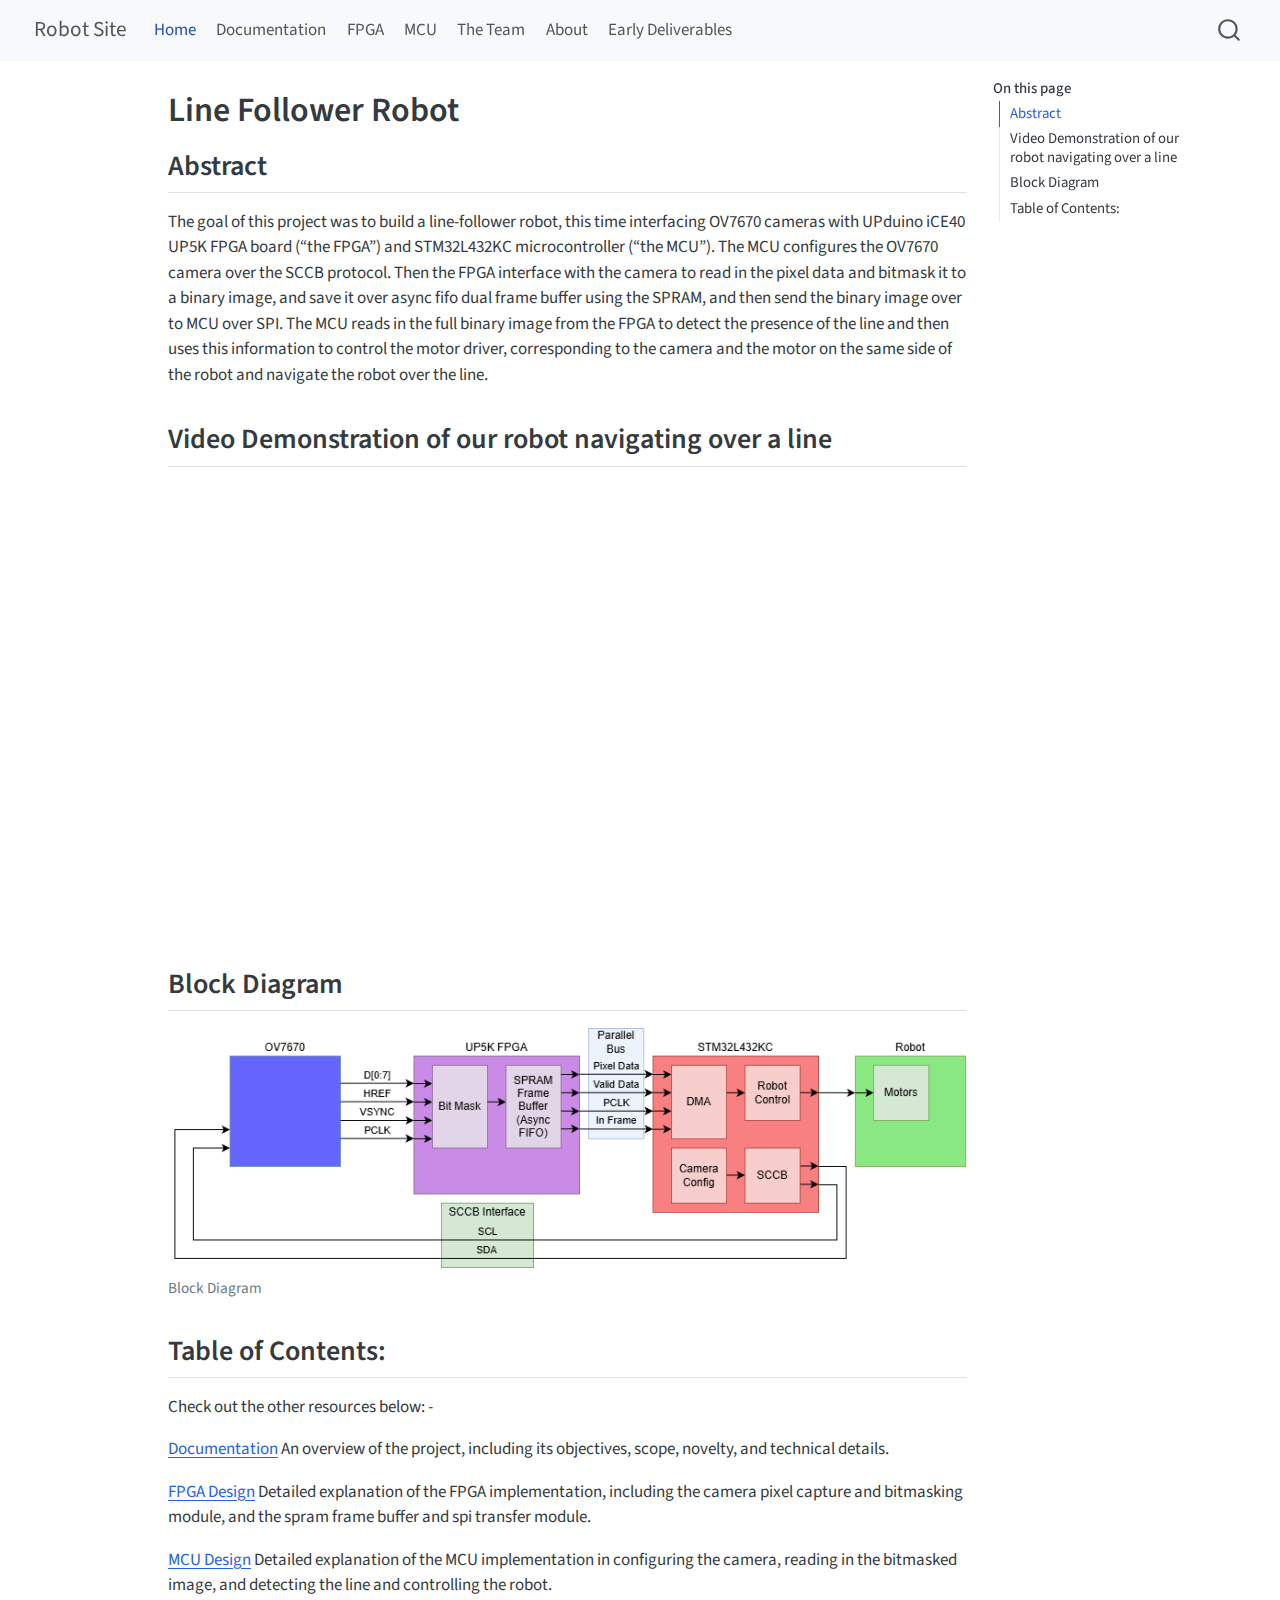
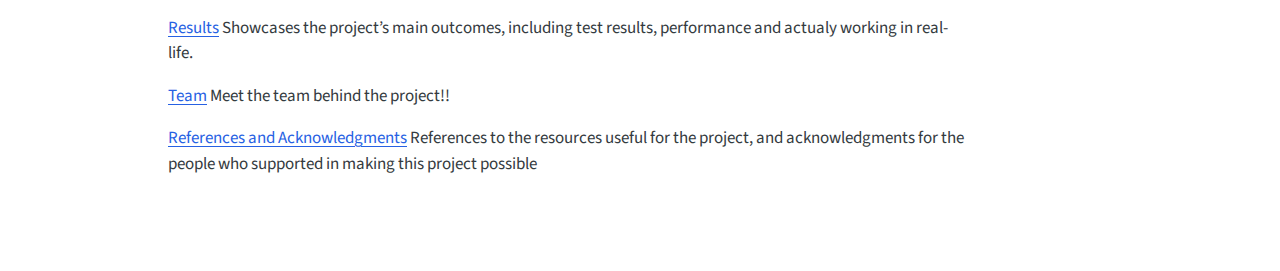
<file: index.html>
<!DOCTYPE html>
<html xmlns="http://www.w3.org/1999/xhtml" lang="en" xml:lang="en"><head>

<meta charset="utf-8">
<meta name="generator" content="quarto-1.8.21">

<meta name="viewport" content="width=device-width, initial-scale=1.0, user-scalable=yes">


<title>Line Follower Robot – Robot Site</title>
<style>
code{white-space: pre-wrap;}
span.smallcaps{font-variant: small-caps;}
div.columns{display: flex; gap: min(4vw, 1.5em);}
div.column{flex: auto; overflow-x: auto;}
div.hanging-indent{margin-left: 1.5em; text-indent: -1.5em;}
ul.task-list{list-style: none;}
ul.task-list li input[type="checkbox"] {
  width: 0.8em;
  margin: 0 0.8em 0.2em -1em; /* quarto-specific, see https://github.com/quarto-dev/quarto-cli/issues/4556 */ 
  vertical-align: middle;
}
</style>


<script src="site_libs/quarto-nav/quarto-nav.js"></script>
<script src="site_libs/quarto-nav/headroom.min.js"></script>
<script src="site_libs/clipboard/clipboard.min.js"></script>
<script src="site_libs/quarto-search/autocomplete.umd.js"></script>
<script src="site_libs/quarto-search/fuse.min.js"></script>
<script src="site_libs/quarto-search/quarto-search.js"></script>
<meta name="quarto:offset" content="./">
<script src="site_libs/quarto-html/quarto.js" type="module"></script>
<script src="site_libs/quarto-html/tabsets/tabsets.js" type="module"></script>
<script src="site_libs/quarto-html/axe/axe-check.js" type="module"></script>
<script src="site_libs/quarto-html/popper.min.js"></script>
<script src="site_libs/quarto-html/tippy.umd.min.js"></script>
<script src="site_libs/quarto-html/anchor.min.js"></script>
<link href="site_libs/quarto-html/tippy.css" rel="stylesheet">
<link href="site_libs/quarto-html/quarto-syntax-highlighting-ea1d7ac60288e0f1efdbc993fd8432ae.css" rel="stylesheet" id="quarto-text-highlighting-styles">
<script src="site_libs/bootstrap/bootstrap.min.js"></script>
<link href="site_libs/bootstrap/bootstrap-icons.css" rel="stylesheet">
<link href="site_libs/bootstrap/bootstrap-5b4ad623e5705c0698d39aec6f10cf02.min.css" rel="stylesheet" append-hash="true" id="quarto-bootstrap" data-mode="light">
<script id="quarto-search-options" type="application/json">{
  "location": "navbar",
  "copy-button": false,
  "collapse-after": 3,
  "panel-placement": "end",
  "type": "overlay",
  "limit": 50,
  "keyboard-shortcut": [
    "f",
    "/",
    "s"
  ],
  "show-item-context": false,
  "language": {
    "search-no-results-text": "No results",
    "search-matching-documents-text": "matching documents",
    "search-copy-link-title": "Copy link to search",
    "search-hide-matches-text": "Hide additional matches",
    "search-more-match-text": "more match in this document",
    "search-more-matches-text": "more matches in this document",
    "search-clear-button-title": "Clear",
    "search-text-placeholder": "",
    "search-detached-cancel-button-title": "Cancel",
    "search-submit-button-title": "Submit",
    "search-label": "Search"
  }
}</script>


<link rel="stylesheet" href="styles.css">
</head>

<body class="nav-fixed quarto-light">

<div id="quarto-search-results"></div>
  <header id="quarto-header" class="headroom fixed-top">
    <nav class="navbar navbar-expand-lg " data-bs-theme="dark">
      <div class="navbar-container container-fluid">
      <div class="navbar-brand-container mx-auto">
    <a href="./index.html" class="navbar-brand navbar-brand-logo">
    </a>
    <a class="navbar-brand" href="./index.html">
    <span class="navbar-title">Robot Site</span>
    </a>
  </div>
            <div id="quarto-search" class="" title="Search"></div>
          <button class="navbar-toggler" type="button" data-bs-toggle="collapse" data-bs-target="#navbarCollapse" aria-controls="navbarCollapse" role="menu" aria-expanded="false" aria-label="Toggle navigation" onclick="if (window.quartoToggleHeadroom) { window.quartoToggleHeadroom(); }">
  <span class="navbar-toggler-icon"></span>
</button>
          <div class="collapse navbar-collapse" id="navbarCollapse">
            <ul class="navbar-nav navbar-nav-scroll me-auto">
  <li class="nav-item">
    <a class="nav-link active" href="./index.html" aria-current="page"> 
<span class="menu-text">Home</span></a>
  </li>  
  <li class="nav-item">
    <a class="nav-link" href="./documentation.html"> 
<span class="menu-text">Documentation</span></a>
  </li>  
  <li class="nav-item">
    <a class="nav-link" href="./fpga.html"> 
<span class="menu-text">FPGA</span></a>
  </li>  
  <li class="nav-item">
    <a class="nav-link" href="./mcu.html"> 
<span class="menu-text">MCU</span></a>
  </li>  
  <li class="nav-item">
    <a class="nav-link" href="./team.html"> 
<span class="menu-text">The Team</span></a>
  </li>  
  <li class="nav-item">
    <a class="nav-link" href="./about.html"> 
<span class="menu-text">About</span></a>
  </li>  
  <li class="nav-item">
    <a class="nav-link" href="./deliverables.html"> 
<span class="menu-text">Early Deliverables</span></a>
  </li>  
</ul>
          </div> <!-- /navcollapse -->
            <div class="quarto-navbar-tools">
</div>
      </div> <!-- /container-fluid -->
    </nav>
</header>
<!-- content -->
<div id="quarto-content" class="quarto-container page-columns page-rows-contents page-layout-article page-navbar">
<!-- sidebar -->
<!-- margin-sidebar -->
    <div id="quarto-margin-sidebar" class="sidebar margin-sidebar">
        <nav id="TOC" role="doc-toc" class="toc-active">
    <h2 id="toc-title">On this page</h2>
   
  <ul>
  <li><a href="#abstract" id="toc-abstract" class="nav-link active" data-scroll-target="#abstract">Abstract</a></li>
  <li><a href="#video-demonstration-of-our-robot-navigating-over-a-line" id="toc-video-demonstration-of-our-robot-navigating-over-a-line" class="nav-link" data-scroll-target="#video-demonstration-of-our-robot-navigating-over-a-line">Video Demonstration of our robot navigating over a line</a></li>
  <li><a href="#block-diagram" id="toc-block-diagram" class="nav-link" data-scroll-target="#block-diagram">Block Diagram</a></li>
  <li><a href="#table-of-contents" id="toc-table-of-contents" class="nav-link" data-scroll-target="#table-of-contents">Table of Contents:</a></li>
  </ul>
</nav>
    </div>
<!-- main -->
<main class="content" id="quarto-document-content">

<header id="title-block-header" class="quarto-title-block default">
<div class="quarto-title">
<h1 class="title">Line Follower Robot</h1>
</div>



<div class="quarto-title-meta">

    
  
    
  </div>
  


</header>


<section id="abstract" class="level2">
<h2 class="anchored" data-anchor-id="abstract">Abstract</h2>
<p>The goal of this project was to build a line-follower robot, this time interfacing OV7670 cameras with UPduino iCE40 UP5K FPGA board (“the FPGA”) and STM32L432KC microcontroller (“the MCU”). The MCU configures the OV7670 camera over the SCCB protocol. Then the FPGA interface with the camera to read in the pixel data and bitmask it to a binary image, and save it over async fifo dual frame buffer using the SPRAM, and then send the binary image over to MCU over SPI. The MCU reads in the full binary image from the FPGA to detect the presence of the line and then uses this information to control the motor driver, corresponding to the camera and the motor on the same side of the robot and navigate the robot over the line.</p>
</section>
<section id="video-demonstration-of-our-robot-navigating-over-a-line" class="level2">
<h2 class="anchored" data-anchor-id="video-demonstration-of-our-robot-navigating-over-a-line">Video Demonstration of our robot navigating over a line</h2>
<div class="quarto-video ratio ratio-16x9"><iframe data-external="1" src="https://www.youtube.com/embed/vnzX3ZjI89I" title="" frameborder="0" allow="accelerometer; autoplay; clipboard-write; encrypted-media; gyroscope; picture-in-picture" allowfullscreen=""></iframe></div>
</section>
<section id="block-diagram" class="level2">
<h2 class="anchored" data-anchor-id="block-diagram">Block Diagram</h2>
<div class="quarto-figure quarto-figure-center">
<figure class="figure">
<p><img src="./images/midpoint/block_diagram.png" class="img-fluid figure-img"></p>
<figcaption>Block Diagram</figcaption>
</figure>
</div>
</section>
<section id="table-of-contents" class="level2">
<h2 class="anchored" data-anchor-id="table-of-contents">Table of Contents:</h2>
<p>Check out the other resources below: -</p>
<p><a href="./documentation.html">Documentation</a> An overview of the project, including its objectives, scope, novelty, and technical details.</p>
<p><a href="./fpga.html">FPGA Design</a> Detailed explanation of the FPGA implementation, including the camera pixel capture and bitmasking module, and the spram frame buffer and spi transfer module.</p>
<p><a href="./mcu.html">MCU Design</a> Detailed explanation of the MCU implementation in configuring the camera, reading in the bitmasked image, and detecting the line and controlling the robot.</p>
<p><a href="./results.html">Results</a> Showcases the project’s main outcomes, including test results, performance and actualy working in real-life.</p>
<p><a href="./team.html">Team</a> Meet the team behind the project!!</p>
<p><a href="./about.html">References and Acknowledgments</a> References to the resources useful for the project, and acknowledgments for the people who supported in making this project possible</p>


</section>

</main> <!-- /main -->
<script id="quarto-html-after-body" type="application/javascript">
  window.document.addEventListener("DOMContentLoaded", function (event) {
    const icon = "";
    const anchorJS = new window.AnchorJS();
    anchorJS.options = {
      placement: 'right',
      icon: icon
    };
    anchorJS.add('.anchored');
    const isCodeAnnotation = (el) => {
      for (const clz of el.classList) {
        if (clz.startsWith('code-annotation-')) {                     
          return true;
        }
      }
      return false;
    }
    const onCopySuccess = function(e) {
      // button target
      const button = e.trigger;
      // don't keep focus
      button.blur();
      // flash "checked"
      button.classList.add('code-copy-button-checked');
      var currentTitle = button.getAttribute("title");
      button.setAttribute("title", "Copied!");
      let tooltip;
      if (window.bootstrap) {
        button.setAttribute("data-bs-toggle", "tooltip");
        button.setAttribute("data-bs-placement", "left");
        button.setAttribute("data-bs-title", "Copied!");
        tooltip = new bootstrap.Tooltip(button, 
          { trigger: "manual", 
            customClass: "code-copy-button-tooltip",
            offset: [0, -8]});
        tooltip.show();    
      }
      setTimeout(function() {
        if (tooltip) {
          tooltip.hide();
          button.removeAttribute("data-bs-title");
          button.removeAttribute("data-bs-toggle");
          button.removeAttribute("data-bs-placement");
        }
        button.setAttribute("title", currentTitle);
        button.classList.remove('code-copy-button-checked');
      }, 1000);
      // clear code selection
      e.clearSelection();
    }
    const getTextToCopy = function(trigger) {
        const codeEl = trigger.previousElementSibling.cloneNode(true);
        for (const childEl of codeEl.children) {
          if (isCodeAnnotation(childEl)) {
            childEl.remove();
          }
        }
        return codeEl.innerText;
    }
    const clipboard = new window.ClipboardJS('.code-copy-button:not([data-in-quarto-modal])', {
      text: getTextToCopy
    });
    clipboard.on('success', onCopySuccess);
    if (window.document.getElementById('quarto-embedded-source-code-modal')) {
      const clipboardModal = new window.ClipboardJS('.code-copy-button[data-in-quarto-modal]', {
        text: getTextToCopy,
        container: window.document.getElementById('quarto-embedded-source-code-modal')
      });
      clipboardModal.on('success', onCopySuccess);
    }
      var localhostRegex = new RegExp(/^(?:http|https):\/\/localhost\:?[0-9]*\//);
      var mailtoRegex = new RegExp(/^mailto:/);
        var filterRegex = new RegExp("https:\/\/diego2317\.github\.io\/E155-project-site\/");
      var isInternal = (href) => {
          return filterRegex.test(href) || localhostRegex.test(href) || mailtoRegex.test(href);
      }
      // Inspect non-navigation links and adorn them if external
     var links = window.document.querySelectorAll('a[href]:not(.nav-link):not(.navbar-brand):not(.toc-action):not(.sidebar-link):not(.sidebar-item-toggle):not(.pagination-link):not(.no-external):not([aria-hidden]):not(.dropdown-item):not(.quarto-navigation-tool):not(.about-link)');
      for (var i=0; i<links.length; i++) {
        const link = links[i];
        if (!isInternal(link.href)) {
          // undo the damage that might have been done by quarto-nav.js in the case of
          // links that we want to consider external
          if (link.dataset.originalHref !== undefined) {
            link.href = link.dataset.originalHref;
          }
        }
      }
    function tippyHover(el, contentFn, onTriggerFn, onUntriggerFn) {
      const config = {
        allowHTML: true,
        maxWidth: 500,
        delay: 100,
        arrow: false,
        appendTo: function(el) {
            return el.parentElement;
        },
        interactive: true,
        interactiveBorder: 10,
        theme: 'quarto',
        placement: 'bottom-start',
      };
      if (contentFn) {
        config.content = contentFn;
      }
      if (onTriggerFn) {
        config.onTrigger = onTriggerFn;
      }
      if (onUntriggerFn) {
        config.onUntrigger = onUntriggerFn;
      }
      window.tippy(el, config); 
    }
    const noterefs = window.document.querySelectorAll('a[role="doc-noteref"]');
    for (var i=0; i<noterefs.length; i++) {
      const ref = noterefs[i];
      tippyHover(ref, function() {
        // use id or data attribute instead here
        let href = ref.getAttribute('data-footnote-href') || ref.getAttribute('href');
        try { href = new URL(href).hash; } catch {}
        const id = href.replace(/^#\/?/, "");
        const note = window.document.getElementById(id);
        if (note) {
          return note.innerHTML;
        } else {
          return "";
        }
      });
    }
    const xrefs = window.document.querySelectorAll('a.quarto-xref');
    const processXRef = (id, note) => {
      // Strip column container classes
      const stripColumnClz = (el) => {
        el.classList.remove("page-full", "page-columns");
        if (el.children) {
          for (const child of el.children) {
            stripColumnClz(child);
          }
        }
      }
      stripColumnClz(note)
      if (id === null || id.startsWith('sec-')) {
        // Special case sections, only their first couple elements
        const container = document.createElement("div");
        if (note.children && note.children.length > 2) {
          container.appendChild(note.children[0].cloneNode(true));
          for (let i = 1; i < note.children.length; i++) {
            const child = note.children[i];
            if (child.tagName === "P" && child.innerText === "") {
              continue;
            } else {
              container.appendChild(child.cloneNode(true));
              break;
            }
          }
          if (window.Quarto?.typesetMath) {
            window.Quarto.typesetMath(container);
          }
          return container.innerHTML
        } else {
          if (window.Quarto?.typesetMath) {
            window.Quarto.typesetMath(note);
          }
          return note.innerHTML;
        }
      } else {
        // Remove any anchor links if they are present
        const anchorLink = note.querySelector('a.anchorjs-link');
        if (anchorLink) {
          anchorLink.remove();
        }
        if (window.Quarto?.typesetMath) {
          window.Quarto.typesetMath(note);
        }
        if (note.classList.contains("callout")) {
          return note.outerHTML;
        } else {
          return note.innerHTML;
        }
      }
    }
    for (var i=0; i<xrefs.length; i++) {
      const xref = xrefs[i];
      tippyHover(xref, undefined, function(instance) {
        instance.disable();
        let url = xref.getAttribute('href');
        let hash = undefined; 
        if (url.startsWith('#')) {
          hash = url;
        } else {
          try { hash = new URL(url).hash; } catch {}
        }
        if (hash) {
          const id = hash.replace(/^#\/?/, "");
          const note = window.document.getElementById(id);
          if (note !== null) {
            try {
              const html = processXRef(id, note.cloneNode(true));
              instance.setContent(html);
            } finally {
              instance.enable();
              instance.show();
            }
          } else {
            // See if we can fetch this
            fetch(url.split('#')[0])
            .then(res => res.text())
            .then(html => {
              const parser = new DOMParser();
              const htmlDoc = parser.parseFromString(html, "text/html");
              const note = htmlDoc.getElementById(id);
              if (note !== null) {
                const html = processXRef(id, note);
                instance.setContent(html);
              } 
            }).finally(() => {
              instance.enable();
              instance.show();
            });
          }
        } else {
          // See if we can fetch a full url (with no hash to target)
          // This is a special case and we should probably do some content thinning / targeting
          fetch(url)
          .then(res => res.text())
          .then(html => {
            const parser = new DOMParser();
            const htmlDoc = parser.parseFromString(html, "text/html");
            const note = htmlDoc.querySelector('main.content');
            if (note !== null) {
              // This should only happen for chapter cross references
              // (since there is no id in the URL)
              // remove the first header
              if (note.children.length > 0 && note.children[0].tagName === "HEADER") {
                note.children[0].remove();
              }
              const html = processXRef(null, note);
              instance.setContent(html);
            } 
          }).finally(() => {
            instance.enable();
            instance.show();
          });
        }
      }, function(instance) {
      });
    }
        let selectedAnnoteEl;
        const selectorForAnnotation = ( cell, annotation) => {
          let cellAttr = 'data-code-cell="' + cell + '"';
          let lineAttr = 'data-code-annotation="' +  annotation + '"';
          const selector = 'span[' + cellAttr + '][' + lineAttr + ']';
          return selector;
        }
        const selectCodeLines = (annoteEl) => {
          const doc = window.document;
          const targetCell = annoteEl.getAttribute("data-target-cell");
          const targetAnnotation = annoteEl.getAttribute("data-target-annotation");
          const annoteSpan = window.document.querySelector(selectorForAnnotation(targetCell, targetAnnotation));
          const lines = annoteSpan.getAttribute("data-code-lines").split(",");
          const lineIds = lines.map((line) => {
            return targetCell + "-" + line;
          })
          let top = null;
          let height = null;
          let parent = null;
          if (lineIds.length > 0) {
              //compute the position of the single el (top and bottom and make a div)
              const el = window.document.getElementById(lineIds[0]);
              top = el.offsetTop;
              height = el.offsetHeight;
              parent = el.parentElement.parentElement;
            if (lineIds.length > 1) {
              const lastEl = window.document.getElementById(lineIds[lineIds.length - 1]);
              const bottom = lastEl.offsetTop + lastEl.offsetHeight;
              height = bottom - top;
            }
            if (top !== null && height !== null && parent !== null) {
              // cook up a div (if necessary) and position it 
              let div = window.document.getElementById("code-annotation-line-highlight");
              if (div === null) {
                div = window.document.createElement("div");
                div.setAttribute("id", "code-annotation-line-highlight");
                div.style.position = 'absolute';
                parent.appendChild(div);
              }
              div.style.top = top - 2 + "px";
              div.style.height = height + 4 + "px";
              div.style.left = 0;
              let gutterDiv = window.document.getElementById("code-annotation-line-highlight-gutter");
              if (gutterDiv === null) {
                gutterDiv = window.document.createElement("div");
                gutterDiv.setAttribute("id", "code-annotation-line-highlight-gutter");
                gutterDiv.style.position = 'absolute';
                const codeCell = window.document.getElementById(targetCell);
                const gutter = codeCell.querySelector('.code-annotation-gutter');
                gutter.appendChild(gutterDiv);
              }
              gutterDiv.style.top = top - 2 + "px";
              gutterDiv.style.height = height + 4 + "px";
            }
            selectedAnnoteEl = annoteEl;
          }
        };
        const unselectCodeLines = () => {
          const elementsIds = ["code-annotation-line-highlight", "code-annotation-line-highlight-gutter"];
          elementsIds.forEach((elId) => {
            const div = window.document.getElementById(elId);
            if (div) {
              div.remove();
            }
          });
          selectedAnnoteEl = undefined;
        };
          // Handle positioning of the toggle
      window.addEventListener(
        "resize",
        throttle(() => {
          elRect = undefined;
          if (selectedAnnoteEl) {
            selectCodeLines(selectedAnnoteEl);
          }
        }, 10)
      );
      function throttle(fn, ms) {
      let throttle = false;
      let timer;
        return (...args) => {
          if(!throttle) { // first call gets through
              fn.apply(this, args);
              throttle = true;
          } else { // all the others get throttled
              if(timer) clearTimeout(timer); // cancel #2
              timer = setTimeout(() => {
                fn.apply(this, args);
                timer = throttle = false;
              }, ms);
          }
        };
      }
        // Attach click handler to the DT
        const annoteDls = window.document.querySelectorAll('dt[data-target-cell]');
        for (const annoteDlNode of annoteDls) {
          annoteDlNode.addEventListener('click', (event) => {
            const clickedEl = event.target;
            if (clickedEl !== selectedAnnoteEl) {
              unselectCodeLines();
              const activeEl = window.document.querySelector('dt[data-target-cell].code-annotation-active');
              if (activeEl) {
                activeEl.classList.remove('code-annotation-active');
              }
              selectCodeLines(clickedEl);
              clickedEl.classList.add('code-annotation-active');
            } else {
              // Unselect the line
              unselectCodeLines();
              clickedEl.classList.remove('code-annotation-active');
            }
          });
        }
    const findCites = (el) => {
      const parentEl = el.parentElement;
      if (parentEl) {
        const cites = parentEl.dataset.cites;
        if (cites) {
          return {
            el,
            cites: cites.split(' ')
          };
        } else {
          return findCites(el.parentElement)
        }
      } else {
        return undefined;
      }
    };
    var bibliorefs = window.document.querySelectorAll('a[role="doc-biblioref"]');
    for (var i=0; i<bibliorefs.length; i++) {
      const ref = bibliorefs[i];
      const citeInfo = findCites(ref);
      if (citeInfo) {
        tippyHover(citeInfo.el, function() {
          var popup = window.document.createElement('div');
          citeInfo.cites.forEach(function(cite) {
            var citeDiv = window.document.createElement('div');
            citeDiv.classList.add('hanging-indent');
            citeDiv.classList.add('csl-entry');
            var biblioDiv = window.document.getElementById('ref-' + cite);
            if (biblioDiv) {
              citeDiv.innerHTML = biblioDiv.innerHTML;
            }
            popup.appendChild(citeDiv);
          });
          return popup.innerHTML;
        });
      }
    }
  });
  </script>
</div> <!-- /content -->




</body></html>
</file>
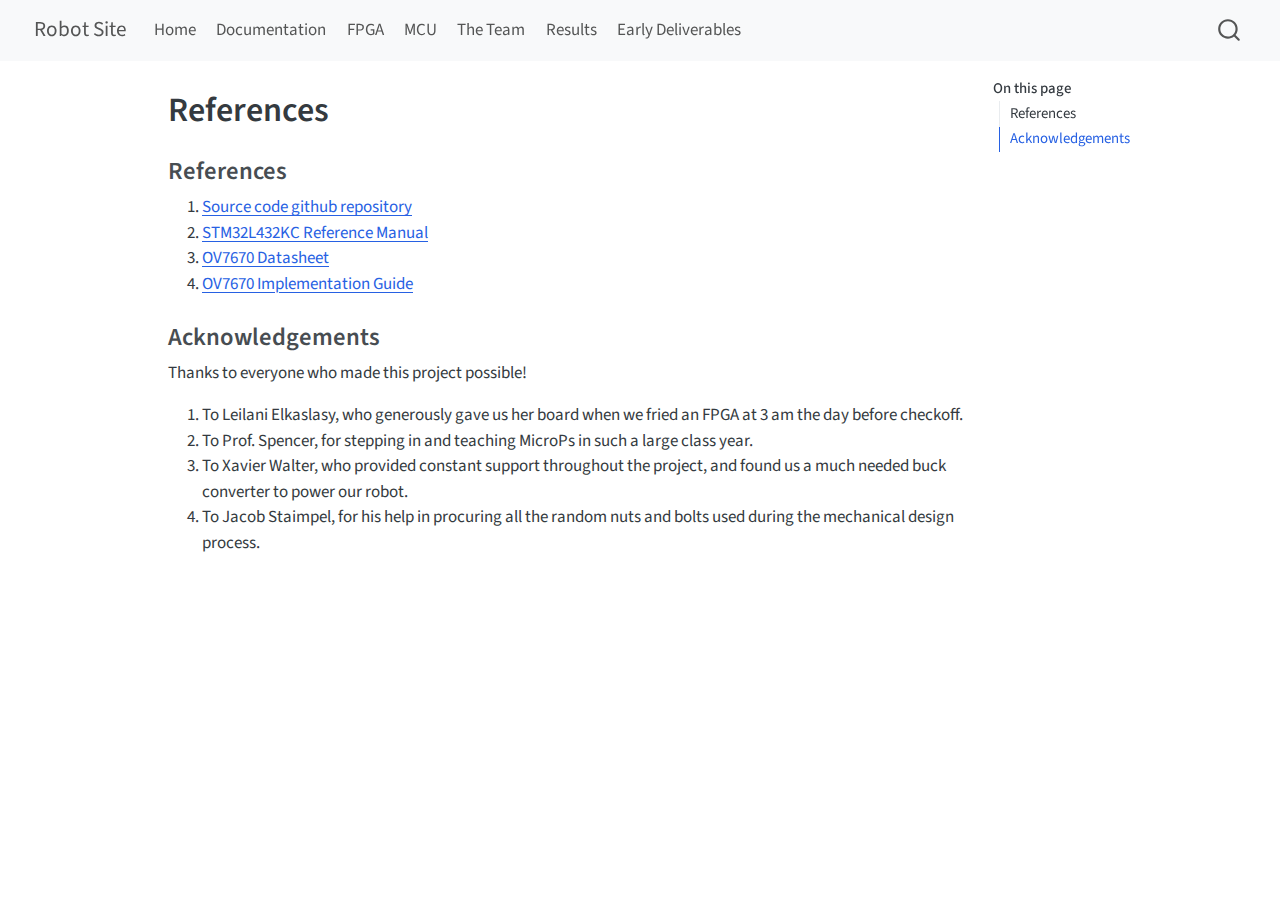
<file: about.html>
<!DOCTYPE html>
<html xmlns="http://www.w3.org/1999/xhtml" lang="en" xml:lang="en"><head>

<meta charset="utf-8">
<meta name="generator" content="quarto-1.8.21">

<meta name="viewport" content="width=device-width, initial-scale=1.0, user-scalable=yes">


<title>References – Robot Site</title>
<style>
code{white-space: pre-wrap;}
span.smallcaps{font-variant: small-caps;}
div.columns{display: flex; gap: min(4vw, 1.5em);}
div.column{flex: auto; overflow-x: auto;}
div.hanging-indent{margin-left: 1.5em; text-indent: -1.5em;}
ul.task-list{list-style: none;}
ul.task-list li input[type="checkbox"] {
  width: 0.8em;
  margin: 0 0.8em 0.2em -1em; /* quarto-specific, see https://github.com/quarto-dev/quarto-cli/issues/4556 */ 
  vertical-align: middle;
}
</style>


<script src="site_libs/quarto-nav/quarto-nav.js"></script>
<script src="site_libs/quarto-nav/headroom.min.js"></script>
<script src="site_libs/clipboard/clipboard.min.js"></script>
<script src="site_libs/quarto-search/autocomplete.umd.js"></script>
<script src="site_libs/quarto-search/fuse.min.js"></script>
<script src="site_libs/quarto-search/quarto-search.js"></script>
<meta name="quarto:offset" content="./">
<script src="site_libs/quarto-html/quarto.js" type="module"></script>
<script src="site_libs/quarto-html/tabsets/tabsets.js" type="module"></script>
<script src="site_libs/quarto-html/axe/axe-check.js" type="module"></script>
<script src="site_libs/quarto-html/popper.min.js"></script>
<script src="site_libs/quarto-html/tippy.umd.min.js"></script>
<script src="site_libs/quarto-html/anchor.min.js"></script>
<link href="site_libs/quarto-html/tippy.css" rel="stylesheet">
<link href="site_libs/quarto-html/quarto-syntax-highlighting-ea1d7ac60288e0f1efdbc993fd8432ae.css" rel="stylesheet" id="quarto-text-highlighting-styles">
<script src="site_libs/bootstrap/bootstrap.min.js"></script>
<link href="site_libs/bootstrap/bootstrap-icons.css" rel="stylesheet">
<link href="site_libs/bootstrap/bootstrap-5b4ad623e5705c0698d39aec6f10cf02.min.css" rel="stylesheet" append-hash="true" id="quarto-bootstrap" data-mode="light">
<script id="quarto-search-options" type="application/json">{
  "location": "navbar",
  "copy-button": false,
  "collapse-after": 3,
  "panel-placement": "end",
  "type": "overlay",
  "limit": 50,
  "keyboard-shortcut": [
    "f",
    "/",
    "s"
  ],
  "show-item-context": false,
  "language": {
    "search-no-results-text": "No results",
    "search-matching-documents-text": "matching documents",
    "search-copy-link-title": "Copy link to search",
    "search-hide-matches-text": "Hide additional matches",
    "search-more-match-text": "more match in this document",
    "search-more-matches-text": "more matches in this document",
    "search-clear-button-title": "Clear",
    "search-text-placeholder": "",
    "search-detached-cancel-button-title": "Cancel",
    "search-submit-button-title": "Submit",
    "search-label": "Search"
  }
}</script>


<link rel="stylesheet" href="styles.css">
</head>

<body class="nav-fixed quarto-light">

<div id="quarto-search-results"></div>
  <header id="quarto-header" class="headroom fixed-top">
    <nav class="navbar navbar-expand-lg " data-bs-theme="dark">
      <div class="navbar-container container-fluid">
      <div class="navbar-brand-container mx-auto">
    <a href="./index.html" class="navbar-brand navbar-brand-logo">
    </a>
    <a class="navbar-brand" href="./index.html">
    <span class="navbar-title">Robot Site</span>
    </a>
  </div>
            <div id="quarto-search" class="" title="Search"></div>
          <button class="navbar-toggler" type="button" data-bs-toggle="collapse" data-bs-target="#navbarCollapse" aria-controls="navbarCollapse" role="menu" aria-expanded="false" aria-label="Toggle navigation" onclick="if (window.quartoToggleHeadroom) { window.quartoToggleHeadroom(); }">
  <span class="navbar-toggler-icon"></span>
</button>
          <div class="collapse navbar-collapse" id="navbarCollapse">
            <ul class="navbar-nav navbar-nav-scroll me-auto">
  <li class="nav-item">
    <a class="nav-link" href="./index.html"> 
<span class="menu-text">Home</span></a>
  </li>  
  <li class="nav-item">
    <a class="nav-link" href="./documentation.html"> 
<span class="menu-text">Documentation</span></a>
  </li>  
  <li class="nav-item">
    <a class="nav-link" href="./fpga.html"> 
<span class="menu-text">FPGA</span></a>
  </li>  
  <li class="nav-item">
    <a class="nav-link" href="./mcu.html"> 
<span class="menu-text">MCU</span></a>
  </li>  
  <li class="nav-item">
    <a class="nav-link" href="./team.html"> 
<span class="menu-text">The Team</span></a>
  </li>  
  <li class="nav-item">
    <a class="nav-link" href="./results.html"> 
<span class="menu-text">Results</span></a>
  </li>  
  <li class="nav-item">
    <a class="nav-link" href="./deliverables.html"> 
<span class="menu-text">Early Deliverables</span></a>
  </li>  
</ul>
          </div> <!-- /navcollapse -->
            <div class="quarto-navbar-tools">
</div>
      </div> <!-- /container-fluid -->
    </nav>
</header>
<!-- content -->
<div id="quarto-content" class="quarto-container page-columns page-rows-contents page-layout-article page-navbar">
<!-- sidebar -->
<!-- margin-sidebar -->
    <div id="quarto-margin-sidebar" class="sidebar margin-sidebar">
        <nav id="TOC" role="doc-toc" class="toc-active">
    <h2 id="toc-title">On this page</h2>
   
  <ul>
  <li><a href="#references" id="toc-references" class="nav-link active" data-scroll-target="#references">References</a></li>
  <li><a href="#acknowledgements" id="toc-acknowledgements" class="nav-link" data-scroll-target="#acknowledgements">Acknowledgements</a></li>
  </ul>
</nav>
    </div>
<!-- main -->
<main class="content" id="quarto-document-content">

<header id="title-block-header" class="quarto-title-block default">
<div class="quarto-title">
<h1 class="title">References</h1>
</div>



<div class="quarto-title-meta">

    
  
    
  </div>
  


</header>


<section id="references" class="level3">
<h3 class="anchored" data-anchor-id="references">References</h3>
<ol type="1">
<li><a href="https://github.com/diego2317/E155-project">Source code github repository</a></li>
<li><a href="https://hmc-e155.github.io/assets/doc/rm0394-stm32l41xxx42xxx43xxx44xxx45xxx46xxx-advanced-armbased-32bit-mcus-stmicroelectronics.pdf">STM32L432KC Reference Manual</a></li>
<li><a href="https://web.mit.edu/6.111/www/f2016/tools/OV7670_2006.pdf">OV7670 Datasheet</a></li>
<li><a href="https://www.haoyuelectronics.com/Attachment/OV7670%20+%20AL422B(FIFO)%20Camera%20Module(V2.0)/OV7670%20Implementation%20Guide%20(V1.0).pdf">OV7670 Implementation Guide</a></li>
</ol>
</section>
<section id="acknowledgements" class="level3">
<h3 class="anchored" data-anchor-id="acknowledgements">Acknowledgements</h3>
<p>Thanks to everyone who made this project possible!</p>
<ol type="1">
<li>To Leilani Elkaslasy, who generously gave us her board when we fried an FPGA at 3 am the day before checkoff.</li>
<li>To Prof.&nbsp;Spencer, for stepping in and teaching MicroPs in such a large class year.</li>
<li>To Xavier Walter, who provided constant support throughout the project, and found us a much needed buck converter to power our robot.</li>
<li>To Jacob Staimpel, for his help in procuring all the random nuts and bolts used during the mechanical design process.</li>
</ol>


</section>

</main> <!-- /main -->
<script id="quarto-html-after-body" type="application/javascript">
  window.document.addEventListener("DOMContentLoaded", function (event) {
    const icon = "";
    const anchorJS = new window.AnchorJS();
    anchorJS.options = {
      placement: 'right',
      icon: icon
    };
    anchorJS.add('.anchored');
    const isCodeAnnotation = (el) => {
      for (const clz of el.classList) {
        if (clz.startsWith('code-annotation-')) {                     
          return true;
        }
      }
      return false;
    }
    const onCopySuccess = function(e) {
      // button target
      const button = e.trigger;
      // don't keep focus
      button.blur();
      // flash "checked"
      button.classList.add('code-copy-button-checked');
      var currentTitle = button.getAttribute("title");
      button.setAttribute("title", "Copied!");
      let tooltip;
      if (window.bootstrap) {
        button.setAttribute("data-bs-toggle", "tooltip");
        button.setAttribute("data-bs-placement", "left");
        button.setAttribute("data-bs-title", "Copied!");
        tooltip = new bootstrap.Tooltip(button, 
          { trigger: "manual", 
            customClass: "code-copy-button-tooltip",
            offset: [0, -8]});
        tooltip.show();    
      }
      setTimeout(function() {
        if (tooltip) {
          tooltip.hide();
          button.removeAttribute("data-bs-title");
          button.removeAttribute("data-bs-toggle");
          button.removeAttribute("data-bs-placement");
        }
        button.setAttribute("title", currentTitle);
        button.classList.remove('code-copy-button-checked');
      }, 1000);
      // clear code selection
      e.clearSelection();
    }
    const getTextToCopy = function(trigger) {
        const codeEl = trigger.previousElementSibling.cloneNode(true);
        for (const childEl of codeEl.children) {
          if (isCodeAnnotation(childEl)) {
            childEl.remove();
          }
        }
        return codeEl.innerText;
    }
    const clipboard = new window.ClipboardJS('.code-copy-button:not([data-in-quarto-modal])', {
      text: getTextToCopy
    });
    clipboard.on('success', onCopySuccess);
    if (window.document.getElementById('quarto-embedded-source-code-modal')) {
      const clipboardModal = new window.ClipboardJS('.code-copy-button[data-in-quarto-modal]', {
        text: getTextToCopy,
        container: window.document.getElementById('quarto-embedded-source-code-modal')
      });
      clipboardModal.on('success', onCopySuccess);
    }
      var localhostRegex = new RegExp(/^(?:http|https):\/\/localhost\:?[0-9]*\//);
      var mailtoRegex = new RegExp(/^mailto:/);
        var filterRegex = new RegExp("https:\/\/diego2317\.github\.io\/E155-project-site\/");
      var isInternal = (href) => {
          return filterRegex.test(href) || localhostRegex.test(href) || mailtoRegex.test(href);
      }
      // Inspect non-navigation links and adorn them if external
     var links = window.document.querySelectorAll('a[href]:not(.nav-link):not(.navbar-brand):not(.toc-action):not(.sidebar-link):not(.sidebar-item-toggle):not(.pagination-link):not(.no-external):not([aria-hidden]):not(.dropdown-item):not(.quarto-navigation-tool):not(.about-link)');
      for (var i=0; i<links.length; i++) {
        const link = links[i];
        if (!isInternal(link.href)) {
          // undo the damage that might have been done by quarto-nav.js in the case of
          // links that we want to consider external
          if (link.dataset.originalHref !== undefined) {
            link.href = link.dataset.originalHref;
          }
        }
      }
    function tippyHover(el, contentFn, onTriggerFn, onUntriggerFn) {
      const config = {
        allowHTML: true,
        maxWidth: 500,
        delay: 100,
        arrow: false,
        appendTo: function(el) {
            return el.parentElement;
        },
        interactive: true,
        interactiveBorder: 10,
        theme: 'quarto',
        placement: 'bottom-start',
      };
      if (contentFn) {
        config.content = contentFn;
      }
      if (onTriggerFn) {
        config.onTrigger = onTriggerFn;
      }
      if (onUntriggerFn) {
        config.onUntrigger = onUntriggerFn;
      }
      window.tippy(el, config); 
    }
    const noterefs = window.document.querySelectorAll('a[role="doc-noteref"]');
    for (var i=0; i<noterefs.length; i++) {
      const ref = noterefs[i];
      tippyHover(ref, function() {
        // use id or data attribute instead here
        let href = ref.getAttribute('data-footnote-href') || ref.getAttribute('href');
        try { href = new URL(href).hash; } catch {}
        const id = href.replace(/^#\/?/, "");
        const note = window.document.getElementById(id);
        if (note) {
          return note.innerHTML;
        } else {
          return "";
        }
      });
    }
    const xrefs = window.document.querySelectorAll('a.quarto-xref');
    const processXRef = (id, note) => {
      // Strip column container classes
      const stripColumnClz = (el) => {
        el.classList.remove("page-full", "page-columns");
        if (el.children) {
          for (const child of el.children) {
            stripColumnClz(child);
          }
        }
      }
      stripColumnClz(note)
      if (id === null || id.startsWith('sec-')) {
        // Special case sections, only their first couple elements
        const container = document.createElement("div");
        if (note.children && note.children.length > 2) {
          container.appendChild(note.children[0].cloneNode(true));
          for (let i = 1; i < note.children.length; i++) {
            const child = note.children[i];
            if (child.tagName === "P" && child.innerText === "") {
              continue;
            } else {
              container.appendChild(child.cloneNode(true));
              break;
            }
          }
          if (window.Quarto?.typesetMath) {
            window.Quarto.typesetMath(container);
          }
          return container.innerHTML
        } else {
          if (window.Quarto?.typesetMath) {
            window.Quarto.typesetMath(note);
          }
          return note.innerHTML;
        }
      } else {
        // Remove any anchor links if they are present
        const anchorLink = note.querySelector('a.anchorjs-link');
        if (anchorLink) {
          anchorLink.remove();
        }
        if (window.Quarto?.typesetMath) {
          window.Quarto.typesetMath(note);
        }
        if (note.classList.contains("callout")) {
          return note.outerHTML;
        } else {
          return note.innerHTML;
        }
      }
    }
    for (var i=0; i<xrefs.length; i++) {
      const xref = xrefs[i];
      tippyHover(xref, undefined, function(instance) {
        instance.disable();
        let url = xref.getAttribute('href');
        let hash = undefined; 
        if (url.startsWith('#')) {
          hash = url;
        } else {
          try { hash = new URL(url).hash; } catch {}
        }
        if (hash) {
          const id = hash.replace(/^#\/?/, "");
          const note = window.document.getElementById(id);
          if (note !== null) {
            try {
              const html = processXRef(id, note.cloneNode(true));
              instance.setContent(html);
            } finally {
              instance.enable();
              instance.show();
            }
          } else {
            // See if we can fetch this
            fetch(url.split('#')[0])
            .then(res => res.text())
            .then(html => {
              const parser = new DOMParser();
              const htmlDoc = parser.parseFromString(html, "text/html");
              const note = htmlDoc.getElementById(id);
              if (note !== null) {
                const html = processXRef(id, note);
                instance.setContent(html);
              } 
            }).finally(() => {
              instance.enable();
              instance.show();
            });
          }
        } else {
          // See if we can fetch a full url (with no hash to target)
          // This is a special case and we should probably do some content thinning / targeting
          fetch(url)
          .then(res => res.text())
          .then(html => {
            const parser = new DOMParser();
            const htmlDoc = parser.parseFromString(html, "text/html");
            const note = htmlDoc.querySelector('main.content');
            if (note !== null) {
              // This should only happen for chapter cross references
              // (since there is no id in the URL)
              // remove the first header
              if (note.children.length > 0 && note.children[0].tagName === "HEADER") {
                note.children[0].remove();
              }
              const html = processXRef(null, note);
              instance.setContent(html);
            } 
          }).finally(() => {
            instance.enable();
            instance.show();
          });
        }
      }, function(instance) {
      });
    }
        let selectedAnnoteEl;
        const selectorForAnnotation = ( cell, annotation) => {
          let cellAttr = 'data-code-cell="' + cell + '"';
          let lineAttr = 'data-code-annotation="' +  annotation + '"';
          const selector = 'span[' + cellAttr + '][' + lineAttr + ']';
          return selector;
        }
        const selectCodeLines = (annoteEl) => {
          const doc = window.document;
          const targetCell = annoteEl.getAttribute("data-target-cell");
          const targetAnnotation = annoteEl.getAttribute("data-target-annotation");
          const annoteSpan = window.document.querySelector(selectorForAnnotation(targetCell, targetAnnotation));
          const lines = annoteSpan.getAttribute("data-code-lines").split(",");
          const lineIds = lines.map((line) => {
            return targetCell + "-" + line;
          })
          let top = null;
          let height = null;
          let parent = null;
          if (lineIds.length > 0) {
              //compute the position of the single el (top and bottom and make a div)
              const el = window.document.getElementById(lineIds[0]);
              top = el.offsetTop;
              height = el.offsetHeight;
              parent = el.parentElement.parentElement;
            if (lineIds.length > 1) {
              const lastEl = window.document.getElementById(lineIds[lineIds.length - 1]);
              const bottom = lastEl.offsetTop + lastEl.offsetHeight;
              height = bottom - top;
            }
            if (top !== null && height !== null && parent !== null) {
              // cook up a div (if necessary) and position it 
              let div = window.document.getElementById("code-annotation-line-highlight");
              if (div === null) {
                div = window.document.createElement("div");
                div.setAttribute("id", "code-annotation-line-highlight");
                div.style.position = 'absolute';
                parent.appendChild(div);
              }
              div.style.top = top - 2 + "px";
              div.style.height = height + 4 + "px";
              div.style.left = 0;
              let gutterDiv = window.document.getElementById("code-annotation-line-highlight-gutter");
              if (gutterDiv === null) {
                gutterDiv = window.document.createElement("div");
                gutterDiv.setAttribute("id", "code-annotation-line-highlight-gutter");
                gutterDiv.style.position = 'absolute';
                const codeCell = window.document.getElementById(targetCell);
                const gutter = codeCell.querySelector('.code-annotation-gutter');
                gutter.appendChild(gutterDiv);
              }
              gutterDiv.style.top = top - 2 + "px";
              gutterDiv.style.height = height + 4 + "px";
            }
            selectedAnnoteEl = annoteEl;
          }
        };
        const unselectCodeLines = () => {
          const elementsIds = ["code-annotation-line-highlight", "code-annotation-line-highlight-gutter"];
          elementsIds.forEach((elId) => {
            const div = window.document.getElementById(elId);
            if (div) {
              div.remove();
            }
          });
          selectedAnnoteEl = undefined;
        };
          // Handle positioning of the toggle
      window.addEventListener(
        "resize",
        throttle(() => {
          elRect = undefined;
          if (selectedAnnoteEl) {
            selectCodeLines(selectedAnnoteEl);
          }
        }, 10)
      );
      function throttle(fn, ms) {
      let throttle = false;
      let timer;
        return (...args) => {
          if(!throttle) { // first call gets through
              fn.apply(this, args);
              throttle = true;
          } else { // all the others get throttled
              if(timer) clearTimeout(timer); // cancel #2
              timer = setTimeout(() => {
                fn.apply(this, args);
                timer = throttle = false;
              }, ms);
          }
        };
      }
        // Attach click handler to the DT
        const annoteDls = window.document.querySelectorAll('dt[data-target-cell]');
        for (const annoteDlNode of annoteDls) {
          annoteDlNode.addEventListener('click', (event) => {
            const clickedEl = event.target;
            if (clickedEl !== selectedAnnoteEl) {
              unselectCodeLines();
              const activeEl = window.document.querySelector('dt[data-target-cell].code-annotation-active');
              if (activeEl) {
                activeEl.classList.remove('code-annotation-active');
              }
              selectCodeLines(clickedEl);
              clickedEl.classList.add('code-annotation-active');
            } else {
              // Unselect the line
              unselectCodeLines();
              clickedEl.classList.remove('code-annotation-active');
            }
          });
        }
    const findCites = (el) => {
      const parentEl = el.parentElement;
      if (parentEl) {
        const cites = parentEl.dataset.cites;
        if (cites) {
          return {
            el,
            cites: cites.split(' ')
          };
        } else {
          return findCites(el.parentElement)
        }
      } else {
        return undefined;
      }
    };
    var bibliorefs = window.document.querySelectorAll('a[role="doc-biblioref"]');
    for (var i=0; i<bibliorefs.length; i++) {
      const ref = bibliorefs[i];
      const citeInfo = findCites(ref);
      if (citeInfo) {
        tippyHover(citeInfo.el, function() {
          var popup = window.document.createElement('div');
          citeInfo.cites.forEach(function(cite) {
            var citeDiv = window.document.createElement('div');
            citeDiv.classList.add('hanging-indent');
            citeDiv.classList.add('csl-entry');
            var biblioDiv = window.document.getElementById('ref-' + cite);
            if (biblioDiv) {
              citeDiv.innerHTML = biblioDiv.innerHTML;
            }
            popup.appendChild(citeDiv);
          });
          return popup.innerHTML;
        });
      }
    }
  });
  </script>
</div> <!-- /content -->




</body></html>
</file>
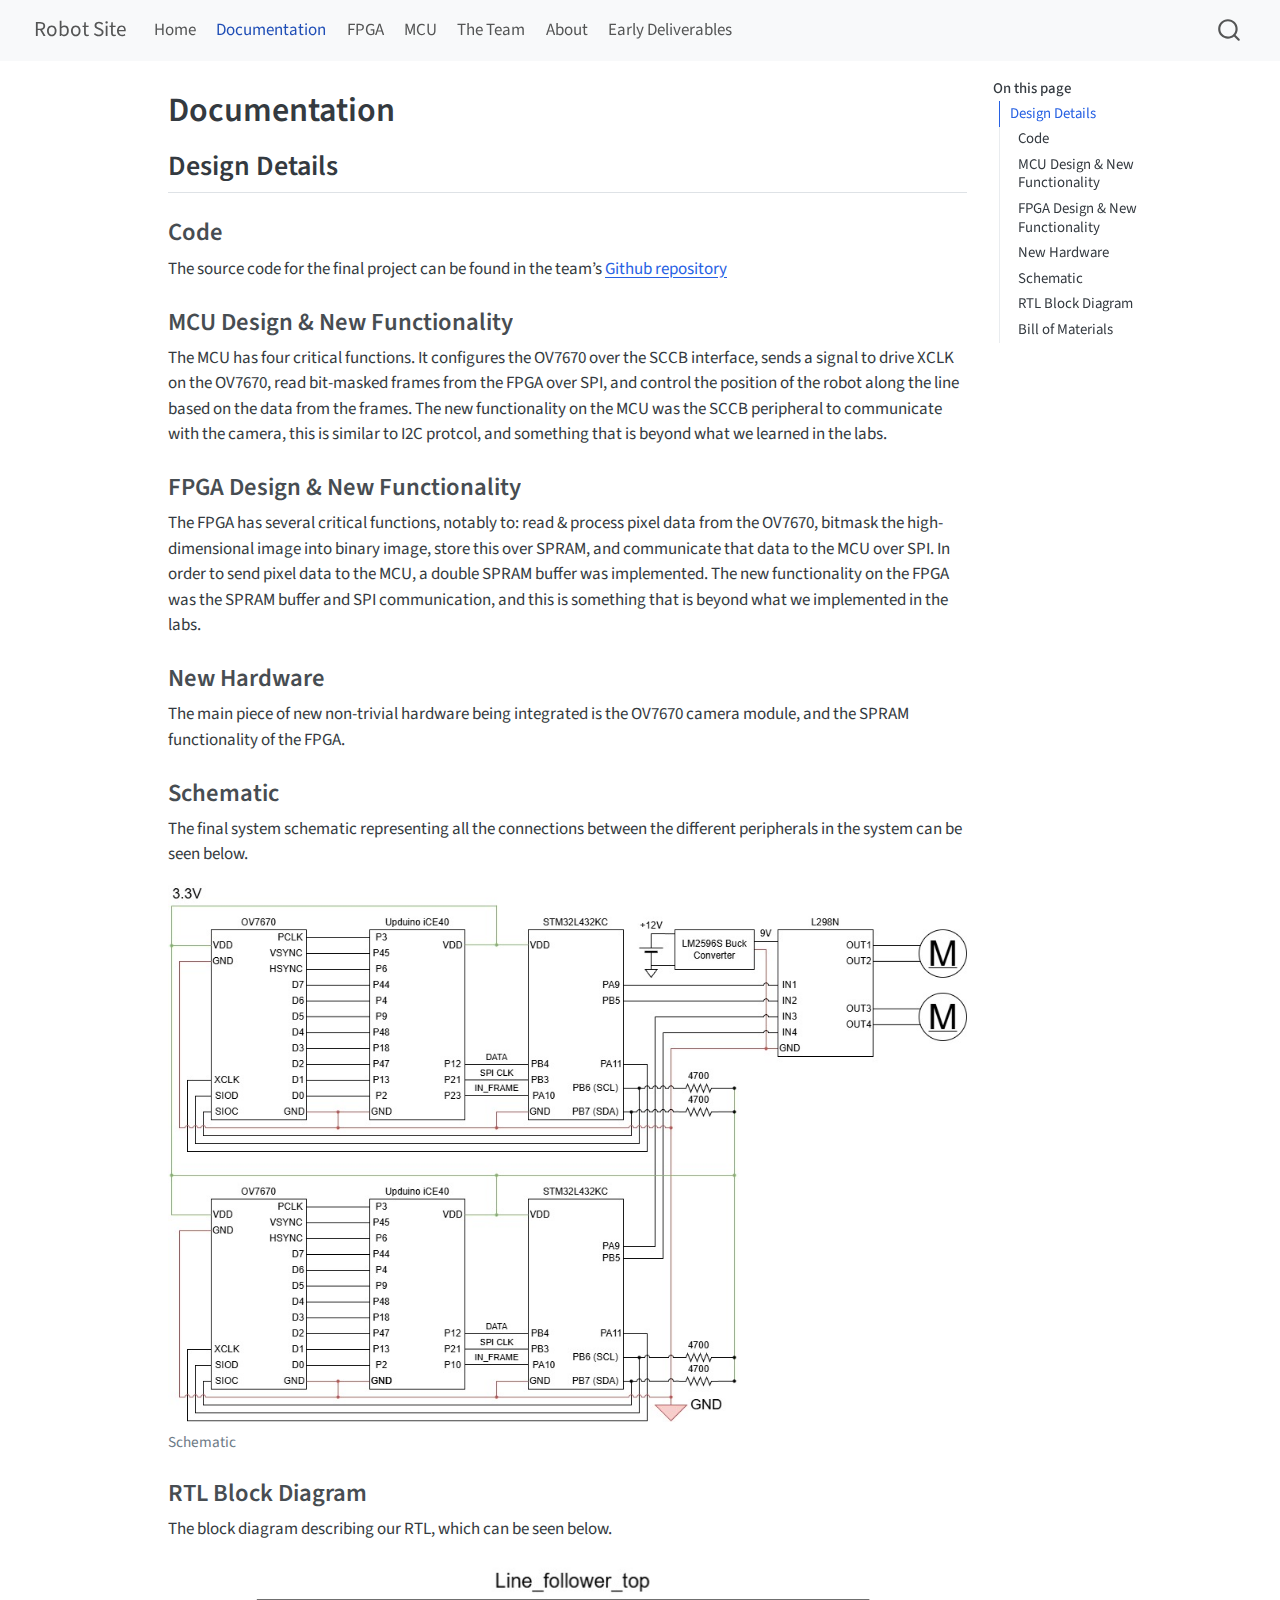
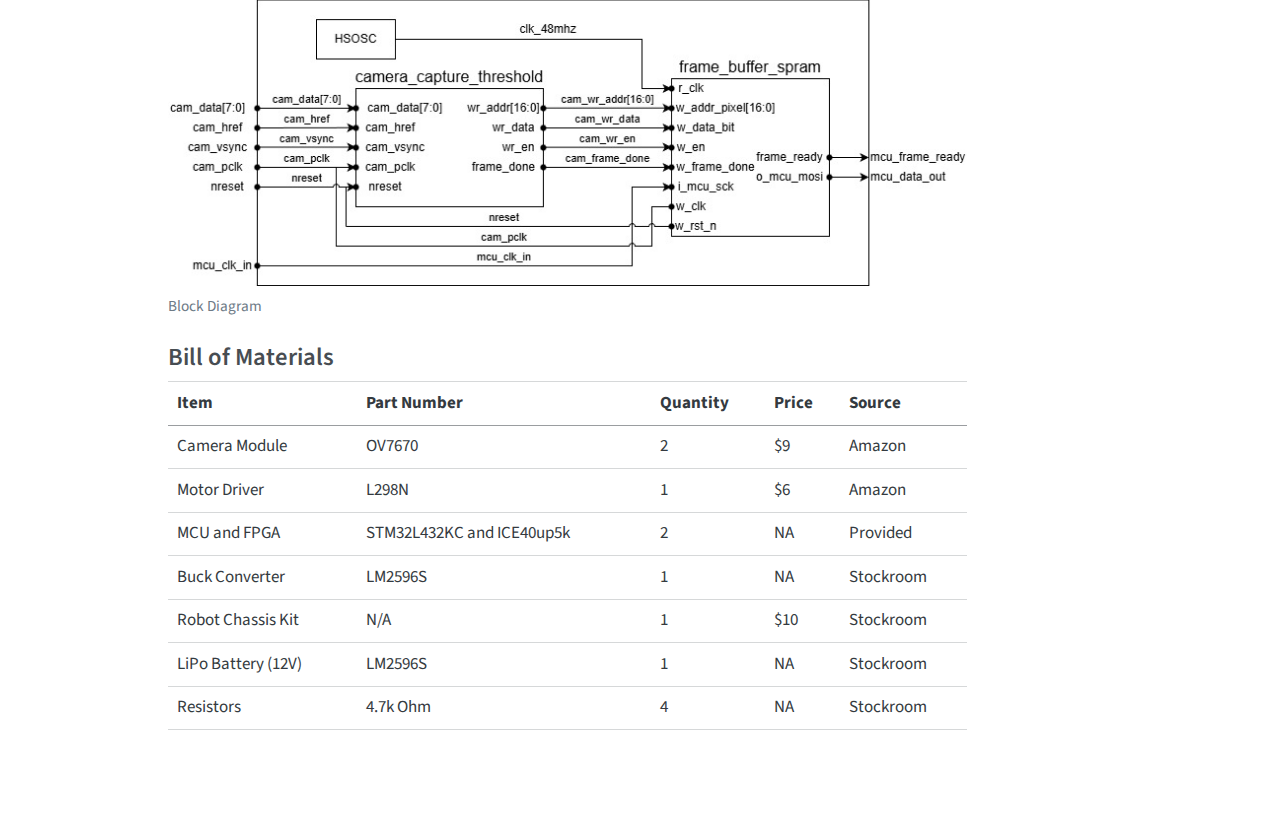
<file: documentation.html>
<!DOCTYPE html>
<html xmlns="http://www.w3.org/1999/xhtml" lang="en" xml:lang="en"><head>

<meta charset="utf-8">
<meta name="generator" content="quarto-1.8.21">

<meta name="viewport" content="width=device-width, initial-scale=1.0, user-scalable=yes">


<title>Documentation – Robot Site</title>
<style>
code{white-space: pre-wrap;}
span.smallcaps{font-variant: small-caps;}
div.columns{display: flex; gap: min(4vw, 1.5em);}
div.column{flex: auto; overflow-x: auto;}
div.hanging-indent{margin-left: 1.5em; text-indent: -1.5em;}
ul.task-list{list-style: none;}
ul.task-list li input[type="checkbox"] {
  width: 0.8em;
  margin: 0 0.8em 0.2em -1em; /* quarto-specific, see https://github.com/quarto-dev/quarto-cli/issues/4556 */ 
  vertical-align: middle;
}
</style>


<script src="site_libs/quarto-nav/quarto-nav.js"></script>
<script src="site_libs/quarto-nav/headroom.min.js"></script>
<script src="site_libs/clipboard/clipboard.min.js"></script>
<script src="site_libs/quarto-search/autocomplete.umd.js"></script>
<script src="site_libs/quarto-search/fuse.min.js"></script>
<script src="site_libs/quarto-search/quarto-search.js"></script>
<meta name="quarto:offset" content="./">
<script src="site_libs/quarto-html/quarto.js" type="module"></script>
<script src="site_libs/quarto-html/tabsets/tabsets.js" type="module"></script>
<script src="site_libs/quarto-html/axe/axe-check.js" type="module"></script>
<script src="site_libs/quarto-html/popper.min.js"></script>
<script src="site_libs/quarto-html/tippy.umd.min.js"></script>
<script src="site_libs/quarto-html/anchor.min.js"></script>
<link href="site_libs/quarto-html/tippy.css" rel="stylesheet">
<link href="site_libs/quarto-html/quarto-syntax-highlighting-ea1d7ac60288e0f1efdbc993fd8432ae.css" rel="stylesheet" id="quarto-text-highlighting-styles">
<script src="site_libs/bootstrap/bootstrap.min.js"></script>
<link href="site_libs/bootstrap/bootstrap-icons.css" rel="stylesheet">
<link href="site_libs/bootstrap/bootstrap-5b4ad623e5705c0698d39aec6f10cf02.min.css" rel="stylesheet" append-hash="true" id="quarto-bootstrap" data-mode="light">
<script id="quarto-search-options" type="application/json">{
  "location": "navbar",
  "copy-button": false,
  "collapse-after": 3,
  "panel-placement": "end",
  "type": "overlay",
  "limit": 50,
  "keyboard-shortcut": [
    "f",
    "/",
    "s"
  ],
  "show-item-context": false,
  "language": {
    "search-no-results-text": "No results",
    "search-matching-documents-text": "matching documents",
    "search-copy-link-title": "Copy link to search",
    "search-hide-matches-text": "Hide additional matches",
    "search-more-match-text": "more match in this document",
    "search-more-matches-text": "more matches in this document",
    "search-clear-button-title": "Clear",
    "search-text-placeholder": "",
    "search-detached-cancel-button-title": "Cancel",
    "search-submit-button-title": "Submit",
    "search-label": "Search"
  }
}</script>


<link rel="stylesheet" href="styles.css">
</head>

<body class="nav-fixed quarto-light">

<div id="quarto-search-results"></div>
  <header id="quarto-header" class="headroom fixed-top">
    <nav class="navbar navbar-expand-lg " data-bs-theme="dark">
      <div class="navbar-container container-fluid">
      <div class="navbar-brand-container mx-auto">
    <a href="./index.html" class="navbar-brand navbar-brand-logo">
    </a>
    <a class="navbar-brand" href="./index.html">
    <span class="navbar-title">Robot Site</span>
    </a>
  </div>
            <div id="quarto-search" class="" title="Search"></div>
          <button class="navbar-toggler" type="button" data-bs-toggle="collapse" data-bs-target="#navbarCollapse" aria-controls="navbarCollapse" role="menu" aria-expanded="false" aria-label="Toggle navigation" onclick="if (window.quartoToggleHeadroom) { window.quartoToggleHeadroom(); }">
  <span class="navbar-toggler-icon"></span>
</button>
          <div class="collapse navbar-collapse" id="navbarCollapse">
            <ul class="navbar-nav navbar-nav-scroll me-auto">
  <li class="nav-item">
    <a class="nav-link" href="./index.html"> 
<span class="menu-text">Home</span></a>
  </li>  
  <li class="nav-item">
    <a class="nav-link active" href="./documentation.html" aria-current="page"> 
<span class="menu-text">Documentation</span></a>
  </li>  
  <li class="nav-item">
    <a class="nav-link" href="./fpga.html"> 
<span class="menu-text">FPGA</span></a>
  </li>  
  <li class="nav-item">
    <a class="nav-link" href="./mcu.html"> 
<span class="menu-text">MCU</span></a>
  </li>  
  <li class="nav-item">
    <a class="nav-link" href="./team.html"> 
<span class="menu-text">The Team</span></a>
  </li>  
  <li class="nav-item">
    <a class="nav-link" href="./about.html"> 
<span class="menu-text">About</span></a>
  </li>  
  <li class="nav-item">
    <a class="nav-link" href="./deliverables.html"> 
<span class="menu-text">Early Deliverables</span></a>
  </li>  
</ul>
          </div> <!-- /navcollapse -->
            <div class="quarto-navbar-tools">
</div>
      </div> <!-- /container-fluid -->
    </nav>
</header>
<!-- content -->
<div id="quarto-content" class="quarto-container page-columns page-rows-contents page-layout-article page-navbar">
<!-- sidebar -->
<!-- margin-sidebar -->
    <div id="quarto-margin-sidebar" class="sidebar margin-sidebar">
        <nav id="TOC" role="doc-toc" class="toc-active">
    <h2 id="toc-title">On this page</h2>
   
  <ul>
  <li><a href="#design-details" id="toc-design-details" class="nav-link active" data-scroll-target="#design-details">Design Details</a>
  <ul class="collapse">
  <li><a href="#code" id="toc-code" class="nav-link" data-scroll-target="#code">Code</a></li>
  <li><a href="#mcu-design-new-functionality" id="toc-mcu-design-new-functionality" class="nav-link" data-scroll-target="#mcu-design-new-functionality">MCU Design &amp; New Functionality</a></li>
  <li><a href="#fpga-design-new-functionality" id="toc-fpga-design-new-functionality" class="nav-link" data-scroll-target="#fpga-design-new-functionality">FPGA Design &amp; New Functionality</a></li>
  <li><a href="#new-hardware" id="toc-new-hardware" class="nav-link" data-scroll-target="#new-hardware">New Hardware</a></li>
  <li><a href="#schematic" id="toc-schematic" class="nav-link" data-scroll-target="#schematic">Schematic</a></li>
  <li><a href="#rtl-block-diagram" id="toc-rtl-block-diagram" class="nav-link" data-scroll-target="#rtl-block-diagram">RTL Block Diagram</a></li>
  <li><a href="#bill-of-materials" id="toc-bill-of-materials" class="nav-link" data-scroll-target="#bill-of-materials">Bill of Materials</a></li>
  </ul></li>
  </ul>
</nav>
    </div>
<!-- main -->
<main class="content" id="quarto-document-content">

<header id="title-block-header" class="quarto-title-block default">
<div class="quarto-title">
<h1 class="title">Documentation</h1>
</div>



<div class="quarto-title-meta">

    
  
    
  </div>
  


</header>


<section id="design-details" class="level2">
<h2 class="anchored" data-anchor-id="design-details">Design Details</h2>
<section id="code" class="level3">
<h3 class="anchored" data-anchor-id="code">Code</h3>
<p>The source code for the final project can be found in the team’s <a href="https://github.com/diego2317/E155-project">Github repository</a></p>
</section>
<section id="mcu-design-new-functionality" class="level3">
<h3 class="anchored" data-anchor-id="mcu-design-new-functionality">MCU Design &amp; New Functionality</h3>
<p>The MCU has four critical functions. It configures the OV7670 over the SCCB interface, sends a signal to drive XCLK on the OV7670, read bit-masked frames from the FPGA over SPI, and control the position of the robot along the line based on the data from the frames. The new functionality on the MCU was the SCCB peripheral to communicate with the camera, this is similar to I2C protcol, and something that is beyond what we learned in the labs.</p>
</section>
<section id="fpga-design-new-functionality" class="level3">
<h3 class="anchored" data-anchor-id="fpga-design-new-functionality">FPGA Design &amp; New Functionality</h3>
<p>The FPGA has several critical functions, notably to: read &amp; process pixel data from the OV7670, bitmask the high-dimensional image into binary image, store this over SPRAM, and communicate that data to the MCU over SPI. In order to send pixel data to the MCU, a double SPRAM buffer was implemented. The new functionality on the FPGA was the SPRAM buffer and SPI communication, and this is something that is beyond what we implemented in the labs.</p>
</section>
<section id="new-hardware" class="level3">
<h3 class="anchored" data-anchor-id="new-hardware">New Hardware</h3>
<p>The main piece of new non-trivial hardware being integrated is the OV7670 camera module, and the SPRAM functionality of the FPGA.</p>
</section>
<section id="schematic" class="level3">
<h3 class="anchored" data-anchor-id="schematic">Schematic</h3>
<p>The final system schematic representing all the connections between the different peripherals in the system can be seen below.</p>
<div class="quarto-figure quarto-figure-center">
<figure class="figure">
<p><img src="./images/checkoff/schematic.jpg" class="img-fluid figure-img"></p>
<figcaption>Schematic</figcaption>
</figure>
</div>
</section>
<section id="rtl-block-diagram" class="level3">
<h3 class="anchored" data-anchor-id="rtl-block-diagram">RTL Block Diagram</h3>
<p>The block diagram describing our RTL, which can be seen below.</p>
<div class="quarto-figure quarto-figure-center">
<figure class="figure">
<p><img src="./images/checkoff/rtl.jpg" class="img-fluid figure-img"></p>
<figcaption>Block Diagram</figcaption>
</figure>
</div>
</section>
<section id="bill-of-materials" class="level3">
<h3 class="anchored" data-anchor-id="bill-of-materials">Bill of Materials</h3>
<table class="caption-top table">
<thead>
<tr class="header">
<th>Item</th>
<th>Part Number</th>
<th>Quantity</th>
<th>Price</th>
<th>Source</th>
</tr>
</thead>
<tbody>
<tr class="odd">
<td>Camera Module</td>
<td>OV7670</td>
<td>2</td>
<td>$9</td>
<td>Amazon</td>
</tr>
<tr class="even">
<td>Motor Driver</td>
<td>L298N</td>
<td>1</td>
<td>$6</td>
<td>Amazon</td>
</tr>
<tr class="odd">
<td>MCU and FPGA</td>
<td>STM32L432KC and ICE40up5k</td>
<td>2</td>
<td>NA</td>
<td>Provided</td>
</tr>
<tr class="even">
<td>Buck Converter</td>
<td>LM2596S</td>
<td>1</td>
<td>NA</td>
<td>Stockroom</td>
</tr>
<tr class="odd">
<td>Robot Chassis Kit</td>
<td>N/A</td>
<td>1</td>
<td>$10</td>
<td>Stockroom</td>
</tr>
<tr class="even">
<td>LiPo Battery (12V)</td>
<td>LM2596S</td>
<td>1</td>
<td>NA</td>
<td>Stockroom</td>
</tr>
<tr class="odd">
<td>Resistors</td>
<td>4.7k Ohm</td>
<td>4</td>
<td>NA</td>
<td>Stockroom</td>
</tr>
</tbody>
</table>


</section>
</section>

</main> <!-- /main -->
<script id="quarto-html-after-body" type="application/javascript">
  window.document.addEventListener("DOMContentLoaded", function (event) {
    const icon = "";
    const anchorJS = new window.AnchorJS();
    anchorJS.options = {
      placement: 'right',
      icon: icon
    };
    anchorJS.add('.anchored');
    const isCodeAnnotation = (el) => {
      for (const clz of el.classList) {
        if (clz.startsWith('code-annotation-')) {                     
          return true;
        }
      }
      return false;
    }
    const onCopySuccess = function(e) {
      // button target
      const button = e.trigger;
      // don't keep focus
      button.blur();
      // flash "checked"
      button.classList.add('code-copy-button-checked');
      var currentTitle = button.getAttribute("title");
      button.setAttribute("title", "Copied!");
      let tooltip;
      if (window.bootstrap) {
        button.setAttribute("data-bs-toggle", "tooltip");
        button.setAttribute("data-bs-placement", "left");
        button.setAttribute("data-bs-title", "Copied!");
        tooltip = new bootstrap.Tooltip(button, 
          { trigger: "manual", 
            customClass: "code-copy-button-tooltip",
            offset: [0, -8]});
        tooltip.show();    
      }
      setTimeout(function() {
        if (tooltip) {
          tooltip.hide();
          button.removeAttribute("data-bs-title");
          button.removeAttribute("data-bs-toggle");
          button.removeAttribute("data-bs-placement");
        }
        button.setAttribute("title", currentTitle);
        button.classList.remove('code-copy-button-checked');
      }, 1000);
      // clear code selection
      e.clearSelection();
    }
    const getTextToCopy = function(trigger) {
        const codeEl = trigger.previousElementSibling.cloneNode(true);
        for (const childEl of codeEl.children) {
          if (isCodeAnnotation(childEl)) {
            childEl.remove();
          }
        }
        return codeEl.innerText;
    }
    const clipboard = new window.ClipboardJS('.code-copy-button:not([data-in-quarto-modal])', {
      text: getTextToCopy
    });
    clipboard.on('success', onCopySuccess);
    if (window.document.getElementById('quarto-embedded-source-code-modal')) {
      const clipboardModal = new window.ClipboardJS('.code-copy-button[data-in-quarto-modal]', {
        text: getTextToCopy,
        container: window.document.getElementById('quarto-embedded-source-code-modal')
      });
      clipboardModal.on('success', onCopySuccess);
    }
      var localhostRegex = new RegExp(/^(?:http|https):\/\/localhost\:?[0-9]*\//);
      var mailtoRegex = new RegExp(/^mailto:/);
        var filterRegex = new RegExp("https:\/\/diego2317\.github\.io\/E155-project-site\/");
      var isInternal = (href) => {
          return filterRegex.test(href) || localhostRegex.test(href) || mailtoRegex.test(href);
      }
      // Inspect non-navigation links and adorn them if external
     var links = window.document.querySelectorAll('a[href]:not(.nav-link):not(.navbar-brand):not(.toc-action):not(.sidebar-link):not(.sidebar-item-toggle):not(.pagination-link):not(.no-external):not([aria-hidden]):not(.dropdown-item):not(.quarto-navigation-tool):not(.about-link)');
      for (var i=0; i<links.length; i++) {
        const link = links[i];
        if (!isInternal(link.href)) {
          // undo the damage that might have been done by quarto-nav.js in the case of
          // links that we want to consider external
          if (link.dataset.originalHref !== undefined) {
            link.href = link.dataset.originalHref;
          }
        }
      }
    function tippyHover(el, contentFn, onTriggerFn, onUntriggerFn) {
      const config = {
        allowHTML: true,
        maxWidth: 500,
        delay: 100,
        arrow: false,
        appendTo: function(el) {
            return el.parentElement;
        },
        interactive: true,
        interactiveBorder: 10,
        theme: 'quarto',
        placement: 'bottom-start',
      };
      if (contentFn) {
        config.content = contentFn;
      }
      if (onTriggerFn) {
        config.onTrigger = onTriggerFn;
      }
      if (onUntriggerFn) {
        config.onUntrigger = onUntriggerFn;
      }
      window.tippy(el, config); 
    }
    const noterefs = window.document.querySelectorAll('a[role="doc-noteref"]');
    for (var i=0; i<noterefs.length; i++) {
      const ref = noterefs[i];
      tippyHover(ref, function() {
        // use id or data attribute instead here
        let href = ref.getAttribute('data-footnote-href') || ref.getAttribute('href');
        try { href = new URL(href).hash; } catch {}
        const id = href.replace(/^#\/?/, "");
        const note = window.document.getElementById(id);
        if (note) {
          return note.innerHTML;
        } else {
          return "";
        }
      });
    }
    const xrefs = window.document.querySelectorAll('a.quarto-xref');
    const processXRef = (id, note) => {
      // Strip column container classes
      const stripColumnClz = (el) => {
        el.classList.remove("page-full", "page-columns");
        if (el.children) {
          for (const child of el.children) {
            stripColumnClz(child);
          }
        }
      }
      stripColumnClz(note)
      if (id === null || id.startsWith('sec-')) {
        // Special case sections, only their first couple elements
        const container = document.createElement("div");
        if (note.children && note.children.length > 2) {
          container.appendChild(note.children[0].cloneNode(true));
          for (let i = 1; i < note.children.length; i++) {
            const child = note.children[i];
            if (child.tagName === "P" && child.innerText === "") {
              continue;
            } else {
              container.appendChild(child.cloneNode(true));
              break;
            }
          }
          if (window.Quarto?.typesetMath) {
            window.Quarto.typesetMath(container);
          }
          return container.innerHTML
        } else {
          if (window.Quarto?.typesetMath) {
            window.Quarto.typesetMath(note);
          }
          return note.innerHTML;
        }
      } else {
        // Remove any anchor links if they are present
        const anchorLink = note.querySelector('a.anchorjs-link');
        if (anchorLink) {
          anchorLink.remove();
        }
        if (window.Quarto?.typesetMath) {
          window.Quarto.typesetMath(note);
        }
        if (note.classList.contains("callout")) {
          return note.outerHTML;
        } else {
          return note.innerHTML;
        }
      }
    }
    for (var i=0; i<xrefs.length; i++) {
      const xref = xrefs[i];
      tippyHover(xref, undefined, function(instance) {
        instance.disable();
        let url = xref.getAttribute('href');
        let hash = undefined; 
        if (url.startsWith('#')) {
          hash = url;
        } else {
          try { hash = new URL(url).hash; } catch {}
        }
        if (hash) {
          const id = hash.replace(/^#\/?/, "");
          const note = window.document.getElementById(id);
          if (note !== null) {
            try {
              const html = processXRef(id, note.cloneNode(true));
              instance.setContent(html);
            } finally {
              instance.enable();
              instance.show();
            }
          } else {
            // See if we can fetch this
            fetch(url.split('#')[0])
            .then(res => res.text())
            .then(html => {
              const parser = new DOMParser();
              const htmlDoc = parser.parseFromString(html, "text/html");
              const note = htmlDoc.getElementById(id);
              if (note !== null) {
                const html = processXRef(id, note);
                instance.setContent(html);
              } 
            }).finally(() => {
              instance.enable();
              instance.show();
            });
          }
        } else {
          // See if we can fetch a full url (with no hash to target)
          // This is a special case and we should probably do some content thinning / targeting
          fetch(url)
          .then(res => res.text())
          .then(html => {
            const parser = new DOMParser();
            const htmlDoc = parser.parseFromString(html, "text/html");
            const note = htmlDoc.querySelector('main.content');
            if (note !== null) {
              // This should only happen for chapter cross references
              // (since there is no id in the URL)
              // remove the first header
              if (note.children.length > 0 && note.children[0].tagName === "HEADER") {
                note.children[0].remove();
              }
              const html = processXRef(null, note);
              instance.setContent(html);
            } 
          }).finally(() => {
            instance.enable();
            instance.show();
          });
        }
      }, function(instance) {
      });
    }
        let selectedAnnoteEl;
        const selectorForAnnotation = ( cell, annotation) => {
          let cellAttr = 'data-code-cell="' + cell + '"';
          let lineAttr = 'data-code-annotation="' +  annotation + '"';
          const selector = 'span[' + cellAttr + '][' + lineAttr + ']';
          return selector;
        }
        const selectCodeLines = (annoteEl) => {
          const doc = window.document;
          const targetCell = annoteEl.getAttribute("data-target-cell");
          const targetAnnotation = annoteEl.getAttribute("data-target-annotation");
          const annoteSpan = window.document.querySelector(selectorForAnnotation(targetCell, targetAnnotation));
          const lines = annoteSpan.getAttribute("data-code-lines").split(",");
          const lineIds = lines.map((line) => {
            return targetCell + "-" + line;
          })
          let top = null;
          let height = null;
          let parent = null;
          if (lineIds.length > 0) {
              //compute the position of the single el (top and bottom and make a div)
              const el = window.document.getElementById(lineIds[0]);
              top = el.offsetTop;
              height = el.offsetHeight;
              parent = el.parentElement.parentElement;
            if (lineIds.length > 1) {
              const lastEl = window.document.getElementById(lineIds[lineIds.length - 1]);
              const bottom = lastEl.offsetTop + lastEl.offsetHeight;
              height = bottom - top;
            }
            if (top !== null && height !== null && parent !== null) {
              // cook up a div (if necessary) and position it 
              let div = window.document.getElementById("code-annotation-line-highlight");
              if (div === null) {
                div = window.document.createElement("div");
                div.setAttribute("id", "code-annotation-line-highlight");
                div.style.position = 'absolute';
                parent.appendChild(div);
              }
              div.style.top = top - 2 + "px";
              div.style.height = height + 4 + "px";
              div.style.left = 0;
              let gutterDiv = window.document.getElementById("code-annotation-line-highlight-gutter");
              if (gutterDiv === null) {
                gutterDiv = window.document.createElement("div");
                gutterDiv.setAttribute("id", "code-annotation-line-highlight-gutter");
                gutterDiv.style.position = 'absolute';
                const codeCell = window.document.getElementById(targetCell);
                const gutter = codeCell.querySelector('.code-annotation-gutter');
                gutter.appendChild(gutterDiv);
              }
              gutterDiv.style.top = top - 2 + "px";
              gutterDiv.style.height = height + 4 + "px";
            }
            selectedAnnoteEl = annoteEl;
          }
        };
        const unselectCodeLines = () => {
          const elementsIds = ["code-annotation-line-highlight", "code-annotation-line-highlight-gutter"];
          elementsIds.forEach((elId) => {
            const div = window.document.getElementById(elId);
            if (div) {
              div.remove();
            }
          });
          selectedAnnoteEl = undefined;
        };
          // Handle positioning of the toggle
      window.addEventListener(
        "resize",
        throttle(() => {
          elRect = undefined;
          if (selectedAnnoteEl) {
            selectCodeLines(selectedAnnoteEl);
          }
        }, 10)
      );
      function throttle(fn, ms) {
      let throttle = false;
      let timer;
        return (...args) => {
          if(!throttle) { // first call gets through
              fn.apply(this, args);
              throttle = true;
          } else { // all the others get throttled
              if(timer) clearTimeout(timer); // cancel #2
              timer = setTimeout(() => {
                fn.apply(this, args);
                timer = throttle = false;
              }, ms);
          }
        };
      }
        // Attach click handler to the DT
        const annoteDls = window.document.querySelectorAll('dt[data-target-cell]');
        for (const annoteDlNode of annoteDls) {
          annoteDlNode.addEventListener('click', (event) => {
            const clickedEl = event.target;
            if (clickedEl !== selectedAnnoteEl) {
              unselectCodeLines();
              const activeEl = window.document.querySelector('dt[data-target-cell].code-annotation-active');
              if (activeEl) {
                activeEl.classList.remove('code-annotation-active');
              }
              selectCodeLines(clickedEl);
              clickedEl.classList.add('code-annotation-active');
            } else {
              // Unselect the line
              unselectCodeLines();
              clickedEl.classList.remove('code-annotation-active');
            }
          });
        }
    const findCites = (el) => {
      const parentEl = el.parentElement;
      if (parentEl) {
        const cites = parentEl.dataset.cites;
        if (cites) {
          return {
            el,
            cites: cites.split(' ')
          };
        } else {
          return findCites(el.parentElement)
        }
      } else {
        return undefined;
      }
    };
    var bibliorefs = window.document.querySelectorAll('a[role="doc-biblioref"]');
    for (var i=0; i<bibliorefs.length; i++) {
      const ref = bibliorefs[i];
      const citeInfo = findCites(ref);
      if (citeInfo) {
        tippyHover(citeInfo.el, function() {
          var popup = window.document.createElement('div');
          citeInfo.cites.forEach(function(cite) {
            var citeDiv = window.document.createElement('div');
            citeDiv.classList.add('hanging-indent');
            citeDiv.classList.add('csl-entry');
            var biblioDiv = window.document.getElementById('ref-' + cite);
            if (biblioDiv) {
              citeDiv.innerHTML = biblioDiv.innerHTML;
            }
            popup.appendChild(citeDiv);
          });
          return popup.innerHTML;
        });
      }
    }
  });
  </script>
</div> <!-- /content -->




</body></html>
</file>
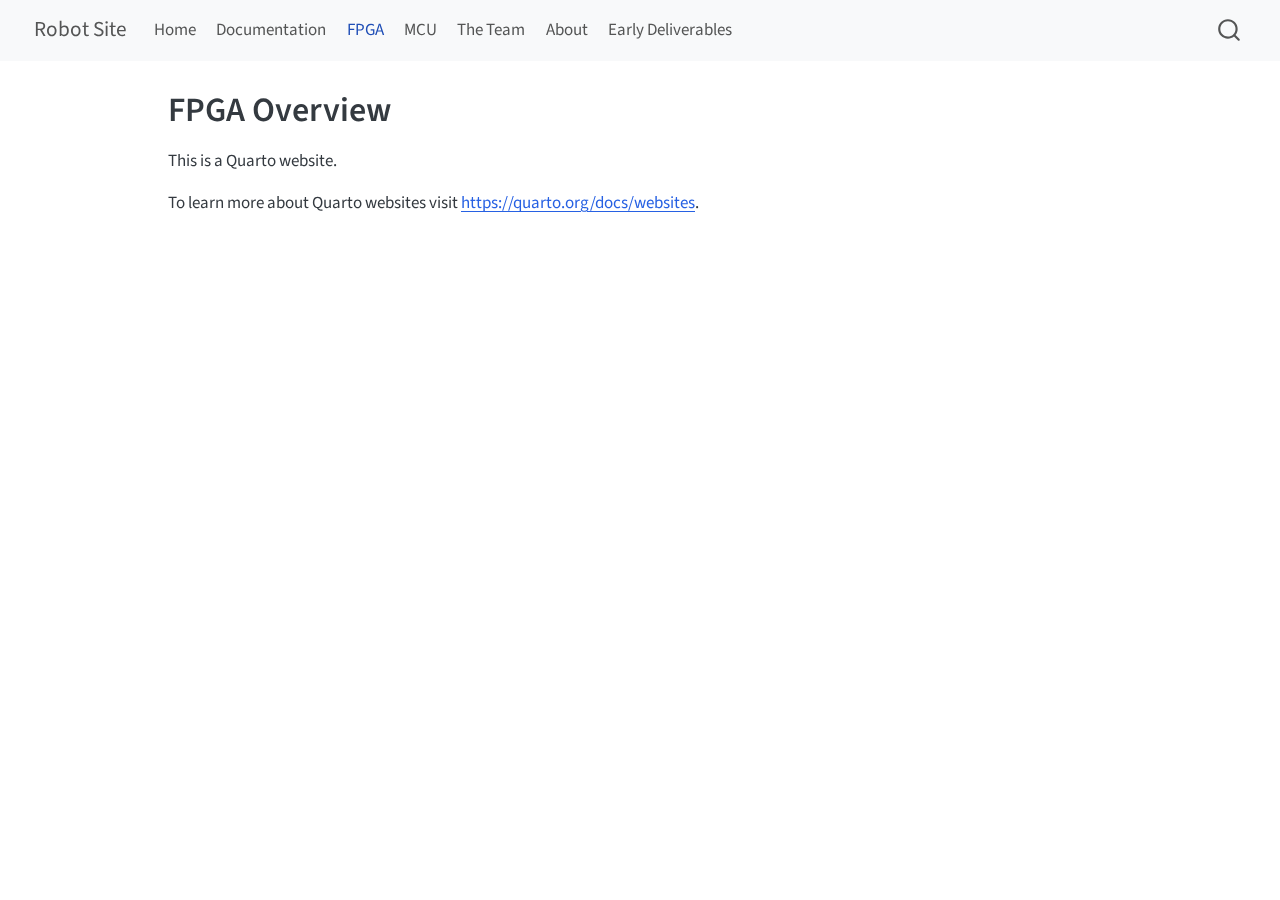
<file: fpga.html>
<!DOCTYPE html>
<html xmlns="http://www.w3.org/1999/xhtml" lang="en" xml:lang="en"><head>

<meta charset="utf-8">
<meta name="generator" content="quarto-1.8.21">

<meta name="viewport" content="width=device-width, initial-scale=1.0, user-scalable=yes">


<title>FPGA Overview – Robot Site</title>
<style>
code{white-space: pre-wrap;}
span.smallcaps{font-variant: small-caps;}
div.columns{display: flex; gap: min(4vw, 1.5em);}
div.column{flex: auto; overflow-x: auto;}
div.hanging-indent{margin-left: 1.5em; text-indent: -1.5em;}
ul.task-list{list-style: none;}
ul.task-list li input[type="checkbox"] {
  width: 0.8em;
  margin: 0 0.8em 0.2em -1em; /* quarto-specific, see https://github.com/quarto-dev/quarto-cli/issues/4556 */ 
  vertical-align: middle;
}
</style>


<script src="site_libs/quarto-nav/quarto-nav.js"></script>
<script src="site_libs/quarto-nav/headroom.min.js"></script>
<script src="site_libs/clipboard/clipboard.min.js"></script>
<script src="site_libs/quarto-search/autocomplete.umd.js"></script>
<script src="site_libs/quarto-search/fuse.min.js"></script>
<script src="site_libs/quarto-search/quarto-search.js"></script>
<meta name="quarto:offset" content="./">
<script src="site_libs/quarto-html/quarto.js" type="module"></script>
<script src="site_libs/quarto-html/tabsets/tabsets.js" type="module"></script>
<script src="site_libs/quarto-html/axe/axe-check.js" type="module"></script>
<script src="site_libs/quarto-html/popper.min.js"></script>
<script src="site_libs/quarto-html/tippy.umd.min.js"></script>
<script src="site_libs/quarto-html/anchor.min.js"></script>
<link href="site_libs/quarto-html/tippy.css" rel="stylesheet">
<link href="site_libs/quarto-html/quarto-syntax-highlighting-ea1d7ac60288e0f1efdbc993fd8432ae.css" rel="stylesheet" id="quarto-text-highlighting-styles">
<script src="site_libs/bootstrap/bootstrap.min.js"></script>
<link href="site_libs/bootstrap/bootstrap-icons.css" rel="stylesheet">
<link href="site_libs/bootstrap/bootstrap-5b4ad623e5705c0698d39aec6f10cf02.min.css" rel="stylesheet" append-hash="true" id="quarto-bootstrap" data-mode="light">
<script id="quarto-search-options" type="application/json">{
  "location": "navbar",
  "copy-button": false,
  "collapse-after": 3,
  "panel-placement": "end",
  "type": "overlay",
  "limit": 50,
  "keyboard-shortcut": [
    "f",
    "/",
    "s"
  ],
  "show-item-context": false,
  "language": {
    "search-no-results-text": "No results",
    "search-matching-documents-text": "matching documents",
    "search-copy-link-title": "Copy link to search",
    "search-hide-matches-text": "Hide additional matches",
    "search-more-match-text": "more match in this document",
    "search-more-matches-text": "more matches in this document",
    "search-clear-button-title": "Clear",
    "search-text-placeholder": "",
    "search-detached-cancel-button-title": "Cancel",
    "search-submit-button-title": "Submit",
    "search-label": "Search"
  }
}</script>


<link rel="stylesheet" href="styles.css">
</head>

<body class="nav-fixed quarto-light">

<div id="quarto-search-results"></div>
  <header id="quarto-header" class="headroom fixed-top">
    <nav class="navbar navbar-expand-lg " data-bs-theme="dark">
      <div class="navbar-container container-fluid">
      <div class="navbar-brand-container mx-auto">
    <a href="./index.html" class="navbar-brand navbar-brand-logo">
    </a>
    <a class="navbar-brand" href="./index.html">
    <span class="navbar-title">Robot Site</span>
    </a>
  </div>
            <div id="quarto-search" class="" title="Search"></div>
          <button class="navbar-toggler" type="button" data-bs-toggle="collapse" data-bs-target="#navbarCollapse" aria-controls="navbarCollapse" role="menu" aria-expanded="false" aria-label="Toggle navigation" onclick="if (window.quartoToggleHeadroom) { window.quartoToggleHeadroom(); }">
  <span class="navbar-toggler-icon"></span>
</button>
          <div class="collapse navbar-collapse" id="navbarCollapse">
            <ul class="navbar-nav navbar-nav-scroll me-auto">
  <li class="nav-item">
    <a class="nav-link" href="./index.html"> 
<span class="menu-text">Home</span></a>
  </li>  
  <li class="nav-item">
    <a class="nav-link" href="./documentation.html"> 
<span class="menu-text">Documentation</span></a>
  </li>  
  <li class="nav-item">
    <a class="nav-link active" href="./fpga.html" aria-current="page"> 
<span class="menu-text">FPGA</span></a>
  </li>  
  <li class="nav-item">
    <a class="nav-link" href="./mcu.html"> 
<span class="menu-text">MCU</span></a>
  </li>  
  <li class="nav-item">
    <a class="nav-link" href="./team.html"> 
<span class="menu-text">The Team</span></a>
  </li>  
  <li class="nav-item">
    <a class="nav-link" href="./about.html"> 
<span class="menu-text">About</span></a>
  </li>  
  <li class="nav-item">
    <a class="nav-link" href="./deliverables.html"> 
<span class="menu-text">Early Deliverables</span></a>
  </li>  
</ul>
          </div> <!-- /navcollapse -->
            <div class="quarto-navbar-tools">
</div>
      </div> <!-- /container-fluid -->
    </nav>
</header>
<!-- content -->
<div id="quarto-content" class="quarto-container page-columns page-rows-contents page-layout-article page-navbar">
<!-- sidebar -->
<!-- margin-sidebar -->
    <div id="quarto-margin-sidebar" class="sidebar margin-sidebar zindex-bottom">
        
    </div>
<!-- main -->
<main class="content" id="quarto-document-content">

<header id="title-block-header" class="quarto-title-block default">
<div class="quarto-title">
<h1 class="title">FPGA Overview</h1>
</div>



<div class="quarto-title-meta">

    
  
    
  </div>
  


</header>


<p>This is a Quarto website.</p>
<p>To learn more about Quarto websites visit <a href="https://quarto.org/docs/websites" class="uri">https://quarto.org/docs/websites</a>.</p>



</main> <!-- /main -->
<script id="quarto-html-after-body" type="application/javascript">
  window.document.addEventListener("DOMContentLoaded", function (event) {
    const icon = "";
    const anchorJS = new window.AnchorJS();
    anchorJS.options = {
      placement: 'right',
      icon: icon
    };
    anchorJS.add('.anchored');
    const isCodeAnnotation = (el) => {
      for (const clz of el.classList) {
        if (clz.startsWith('code-annotation-')) {                     
          return true;
        }
      }
      return false;
    }
    const onCopySuccess = function(e) {
      // button target
      const button = e.trigger;
      // don't keep focus
      button.blur();
      // flash "checked"
      button.classList.add('code-copy-button-checked');
      var currentTitle = button.getAttribute("title");
      button.setAttribute("title", "Copied!");
      let tooltip;
      if (window.bootstrap) {
        button.setAttribute("data-bs-toggle", "tooltip");
        button.setAttribute("data-bs-placement", "left");
        button.setAttribute("data-bs-title", "Copied!");
        tooltip = new bootstrap.Tooltip(button, 
          { trigger: "manual", 
            customClass: "code-copy-button-tooltip",
            offset: [0, -8]});
        tooltip.show();    
      }
      setTimeout(function() {
        if (tooltip) {
          tooltip.hide();
          button.removeAttribute("data-bs-title");
          button.removeAttribute("data-bs-toggle");
          button.removeAttribute("data-bs-placement");
        }
        button.setAttribute("title", currentTitle);
        button.classList.remove('code-copy-button-checked');
      }, 1000);
      // clear code selection
      e.clearSelection();
    }
    const getTextToCopy = function(trigger) {
        const codeEl = trigger.previousElementSibling.cloneNode(true);
        for (const childEl of codeEl.children) {
          if (isCodeAnnotation(childEl)) {
            childEl.remove();
          }
        }
        return codeEl.innerText;
    }
    const clipboard = new window.ClipboardJS('.code-copy-button:not([data-in-quarto-modal])', {
      text: getTextToCopy
    });
    clipboard.on('success', onCopySuccess);
    if (window.document.getElementById('quarto-embedded-source-code-modal')) {
      const clipboardModal = new window.ClipboardJS('.code-copy-button[data-in-quarto-modal]', {
        text: getTextToCopy,
        container: window.document.getElementById('quarto-embedded-source-code-modal')
      });
      clipboardModal.on('success', onCopySuccess);
    }
      var localhostRegex = new RegExp(/^(?:http|https):\/\/localhost\:?[0-9]*\//);
      var mailtoRegex = new RegExp(/^mailto:/);
        var filterRegex = new RegExp("https:\/\/diego2317\.github\.io\/E155-project-site\/");
      var isInternal = (href) => {
          return filterRegex.test(href) || localhostRegex.test(href) || mailtoRegex.test(href);
      }
      // Inspect non-navigation links and adorn them if external
     var links = window.document.querySelectorAll('a[href]:not(.nav-link):not(.navbar-brand):not(.toc-action):not(.sidebar-link):not(.sidebar-item-toggle):not(.pagination-link):not(.no-external):not([aria-hidden]):not(.dropdown-item):not(.quarto-navigation-tool):not(.about-link)');
      for (var i=0; i<links.length; i++) {
        const link = links[i];
        if (!isInternal(link.href)) {
          // undo the damage that might have been done by quarto-nav.js in the case of
          // links that we want to consider external
          if (link.dataset.originalHref !== undefined) {
            link.href = link.dataset.originalHref;
          }
        }
      }
    function tippyHover(el, contentFn, onTriggerFn, onUntriggerFn) {
      const config = {
        allowHTML: true,
        maxWidth: 500,
        delay: 100,
        arrow: false,
        appendTo: function(el) {
            return el.parentElement;
        },
        interactive: true,
        interactiveBorder: 10,
        theme: 'quarto',
        placement: 'bottom-start',
      };
      if (contentFn) {
        config.content = contentFn;
      }
      if (onTriggerFn) {
        config.onTrigger = onTriggerFn;
      }
      if (onUntriggerFn) {
        config.onUntrigger = onUntriggerFn;
      }
      window.tippy(el, config); 
    }
    const noterefs = window.document.querySelectorAll('a[role="doc-noteref"]');
    for (var i=0; i<noterefs.length; i++) {
      const ref = noterefs[i];
      tippyHover(ref, function() {
        // use id or data attribute instead here
        let href = ref.getAttribute('data-footnote-href') || ref.getAttribute('href');
        try { href = new URL(href).hash; } catch {}
        const id = href.replace(/^#\/?/, "");
        const note = window.document.getElementById(id);
        if (note) {
          return note.innerHTML;
        } else {
          return "";
        }
      });
    }
    const xrefs = window.document.querySelectorAll('a.quarto-xref');
    const processXRef = (id, note) => {
      // Strip column container classes
      const stripColumnClz = (el) => {
        el.classList.remove("page-full", "page-columns");
        if (el.children) {
          for (const child of el.children) {
            stripColumnClz(child);
          }
        }
      }
      stripColumnClz(note)
      if (id === null || id.startsWith('sec-')) {
        // Special case sections, only their first couple elements
        const container = document.createElement("div");
        if (note.children && note.children.length > 2) {
          container.appendChild(note.children[0].cloneNode(true));
          for (let i = 1; i < note.children.length; i++) {
            const child = note.children[i];
            if (child.tagName === "P" && child.innerText === "") {
              continue;
            } else {
              container.appendChild(child.cloneNode(true));
              break;
            }
          }
          if (window.Quarto?.typesetMath) {
            window.Quarto.typesetMath(container);
          }
          return container.innerHTML
        } else {
          if (window.Quarto?.typesetMath) {
            window.Quarto.typesetMath(note);
          }
          return note.innerHTML;
        }
      } else {
        // Remove any anchor links if they are present
        const anchorLink = note.querySelector('a.anchorjs-link');
        if (anchorLink) {
          anchorLink.remove();
        }
        if (window.Quarto?.typesetMath) {
          window.Quarto.typesetMath(note);
        }
        if (note.classList.contains("callout")) {
          return note.outerHTML;
        } else {
          return note.innerHTML;
        }
      }
    }
    for (var i=0; i<xrefs.length; i++) {
      const xref = xrefs[i];
      tippyHover(xref, undefined, function(instance) {
        instance.disable();
        let url = xref.getAttribute('href');
        let hash = undefined; 
        if (url.startsWith('#')) {
          hash = url;
        } else {
          try { hash = new URL(url).hash; } catch {}
        }
        if (hash) {
          const id = hash.replace(/^#\/?/, "");
          const note = window.document.getElementById(id);
          if (note !== null) {
            try {
              const html = processXRef(id, note.cloneNode(true));
              instance.setContent(html);
            } finally {
              instance.enable();
              instance.show();
            }
          } else {
            // See if we can fetch this
            fetch(url.split('#')[0])
            .then(res => res.text())
            .then(html => {
              const parser = new DOMParser();
              const htmlDoc = parser.parseFromString(html, "text/html");
              const note = htmlDoc.getElementById(id);
              if (note !== null) {
                const html = processXRef(id, note);
                instance.setContent(html);
              } 
            }).finally(() => {
              instance.enable();
              instance.show();
            });
          }
        } else {
          // See if we can fetch a full url (with no hash to target)
          // This is a special case and we should probably do some content thinning / targeting
          fetch(url)
          .then(res => res.text())
          .then(html => {
            const parser = new DOMParser();
            const htmlDoc = parser.parseFromString(html, "text/html");
            const note = htmlDoc.querySelector('main.content');
            if (note !== null) {
              // This should only happen for chapter cross references
              // (since there is no id in the URL)
              // remove the first header
              if (note.children.length > 0 && note.children[0].tagName === "HEADER") {
                note.children[0].remove();
              }
              const html = processXRef(null, note);
              instance.setContent(html);
            } 
          }).finally(() => {
            instance.enable();
            instance.show();
          });
        }
      }, function(instance) {
      });
    }
        let selectedAnnoteEl;
        const selectorForAnnotation = ( cell, annotation) => {
          let cellAttr = 'data-code-cell="' + cell + '"';
          let lineAttr = 'data-code-annotation="' +  annotation + '"';
          const selector = 'span[' + cellAttr + '][' + lineAttr + ']';
          return selector;
        }
        const selectCodeLines = (annoteEl) => {
          const doc = window.document;
          const targetCell = annoteEl.getAttribute("data-target-cell");
          const targetAnnotation = annoteEl.getAttribute("data-target-annotation");
          const annoteSpan = window.document.querySelector(selectorForAnnotation(targetCell, targetAnnotation));
          const lines = annoteSpan.getAttribute("data-code-lines").split(",");
          const lineIds = lines.map((line) => {
            return targetCell + "-" + line;
          })
          let top = null;
          let height = null;
          let parent = null;
          if (lineIds.length > 0) {
              //compute the position of the single el (top and bottom and make a div)
              const el = window.document.getElementById(lineIds[0]);
              top = el.offsetTop;
              height = el.offsetHeight;
              parent = el.parentElement.parentElement;
            if (lineIds.length > 1) {
              const lastEl = window.document.getElementById(lineIds[lineIds.length - 1]);
              const bottom = lastEl.offsetTop + lastEl.offsetHeight;
              height = bottom - top;
            }
            if (top !== null && height !== null && parent !== null) {
              // cook up a div (if necessary) and position it 
              let div = window.document.getElementById("code-annotation-line-highlight");
              if (div === null) {
                div = window.document.createElement("div");
                div.setAttribute("id", "code-annotation-line-highlight");
                div.style.position = 'absolute';
                parent.appendChild(div);
              }
              div.style.top = top - 2 + "px";
              div.style.height = height + 4 + "px";
              div.style.left = 0;
              let gutterDiv = window.document.getElementById("code-annotation-line-highlight-gutter");
              if (gutterDiv === null) {
                gutterDiv = window.document.createElement("div");
                gutterDiv.setAttribute("id", "code-annotation-line-highlight-gutter");
                gutterDiv.style.position = 'absolute';
                const codeCell = window.document.getElementById(targetCell);
                const gutter = codeCell.querySelector('.code-annotation-gutter');
                gutter.appendChild(gutterDiv);
              }
              gutterDiv.style.top = top - 2 + "px";
              gutterDiv.style.height = height + 4 + "px";
            }
            selectedAnnoteEl = annoteEl;
          }
        };
        const unselectCodeLines = () => {
          const elementsIds = ["code-annotation-line-highlight", "code-annotation-line-highlight-gutter"];
          elementsIds.forEach((elId) => {
            const div = window.document.getElementById(elId);
            if (div) {
              div.remove();
            }
          });
          selectedAnnoteEl = undefined;
        };
          // Handle positioning of the toggle
      window.addEventListener(
        "resize",
        throttle(() => {
          elRect = undefined;
          if (selectedAnnoteEl) {
            selectCodeLines(selectedAnnoteEl);
          }
        }, 10)
      );
      function throttle(fn, ms) {
      let throttle = false;
      let timer;
        return (...args) => {
          if(!throttle) { // first call gets through
              fn.apply(this, args);
              throttle = true;
          } else { // all the others get throttled
              if(timer) clearTimeout(timer); // cancel #2
              timer = setTimeout(() => {
                fn.apply(this, args);
                timer = throttle = false;
              }, ms);
          }
        };
      }
        // Attach click handler to the DT
        const annoteDls = window.document.querySelectorAll('dt[data-target-cell]');
        for (const annoteDlNode of annoteDls) {
          annoteDlNode.addEventListener('click', (event) => {
            const clickedEl = event.target;
            if (clickedEl !== selectedAnnoteEl) {
              unselectCodeLines();
              const activeEl = window.document.querySelector('dt[data-target-cell].code-annotation-active');
              if (activeEl) {
                activeEl.classList.remove('code-annotation-active');
              }
              selectCodeLines(clickedEl);
              clickedEl.classList.add('code-annotation-active');
            } else {
              // Unselect the line
              unselectCodeLines();
              clickedEl.classList.remove('code-annotation-active');
            }
          });
        }
    const findCites = (el) => {
      const parentEl = el.parentElement;
      if (parentEl) {
        const cites = parentEl.dataset.cites;
        if (cites) {
          return {
            el,
            cites: cites.split(' ')
          };
        } else {
          return findCites(el.parentElement)
        }
      } else {
        return undefined;
      }
    };
    var bibliorefs = window.document.querySelectorAll('a[role="doc-biblioref"]');
    for (var i=0; i<bibliorefs.length; i++) {
      const ref = bibliorefs[i];
      const citeInfo = findCites(ref);
      if (citeInfo) {
        tippyHover(citeInfo.el, function() {
          var popup = window.document.createElement('div');
          citeInfo.cites.forEach(function(cite) {
            var citeDiv = window.document.createElement('div');
            citeDiv.classList.add('hanging-indent');
            citeDiv.classList.add('csl-entry');
            var biblioDiv = window.document.getElementById('ref-' + cite);
            if (biblioDiv) {
              citeDiv.innerHTML = biblioDiv.innerHTML;
            }
            popup.appendChild(citeDiv);
          });
          return popup.innerHTML;
        });
      }
    }
  });
  </script>
</div> <!-- /content -->




</body></html>
</file>
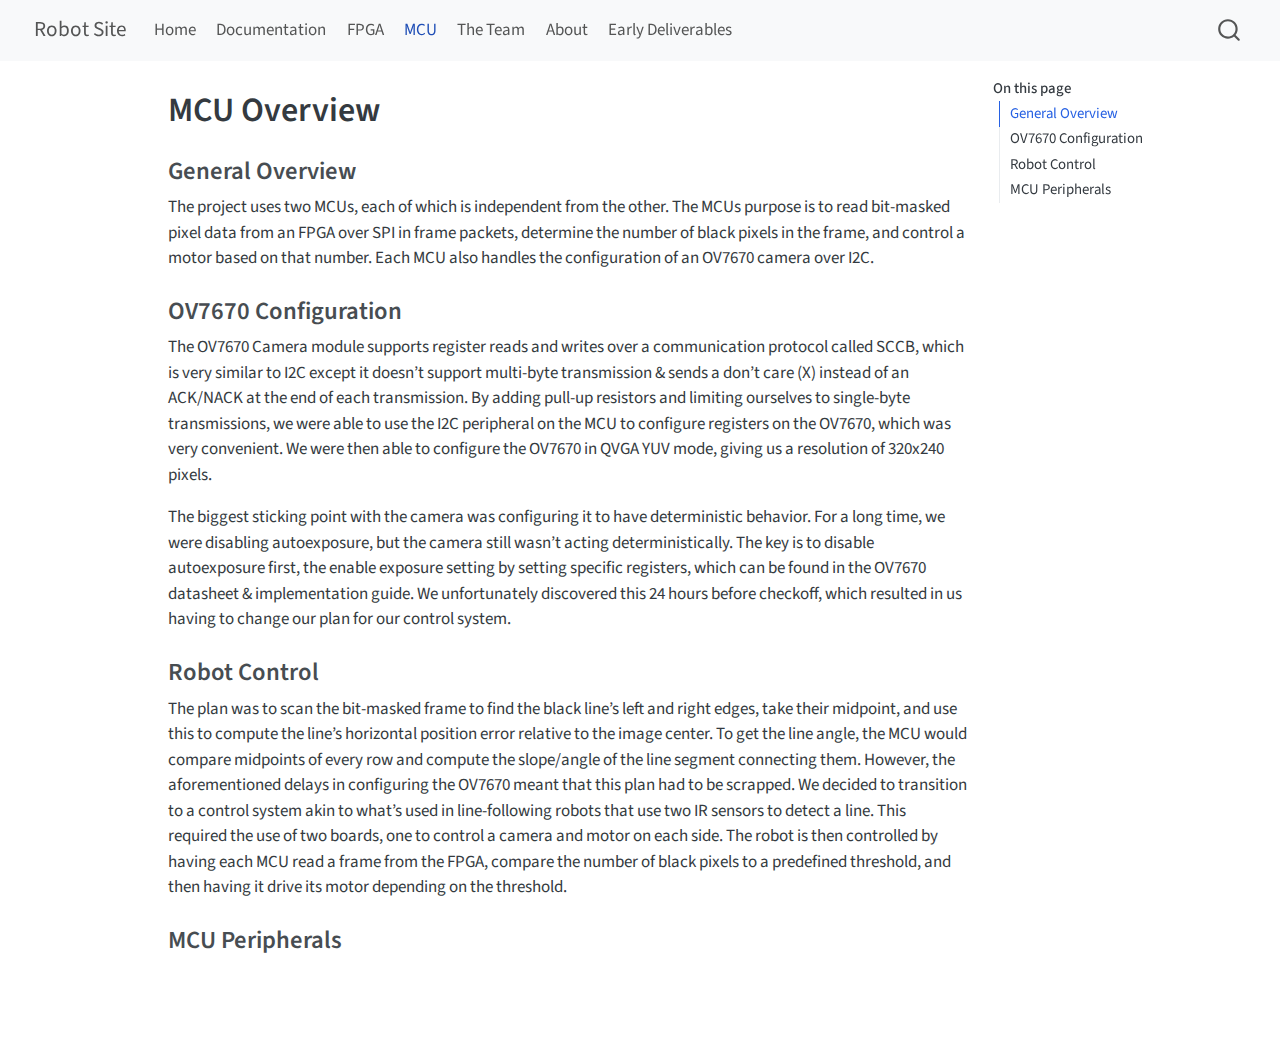
<file: mcu.html>
<!DOCTYPE html>
<html xmlns="http://www.w3.org/1999/xhtml" lang="en" xml:lang="en"><head>

<meta charset="utf-8">
<meta name="generator" content="quarto-1.8.21">

<meta name="viewport" content="width=device-width, initial-scale=1.0, user-scalable=yes">


<title>MCU Overview – Robot Site</title>
<style>
code{white-space: pre-wrap;}
span.smallcaps{font-variant: small-caps;}
div.columns{display: flex; gap: min(4vw, 1.5em);}
div.column{flex: auto; overflow-x: auto;}
div.hanging-indent{margin-left: 1.5em; text-indent: -1.5em;}
ul.task-list{list-style: none;}
ul.task-list li input[type="checkbox"] {
  width: 0.8em;
  margin: 0 0.8em 0.2em -1em; /* quarto-specific, see https://github.com/quarto-dev/quarto-cli/issues/4556 */ 
  vertical-align: middle;
}
</style>


<script src="site_libs/quarto-nav/quarto-nav.js"></script>
<script src="site_libs/quarto-nav/headroom.min.js"></script>
<script src="site_libs/clipboard/clipboard.min.js"></script>
<script src="site_libs/quarto-search/autocomplete.umd.js"></script>
<script src="site_libs/quarto-search/fuse.min.js"></script>
<script src="site_libs/quarto-search/quarto-search.js"></script>
<meta name="quarto:offset" content="./">
<script src="site_libs/quarto-html/quarto.js" type="module"></script>
<script src="site_libs/quarto-html/tabsets/tabsets.js" type="module"></script>
<script src="site_libs/quarto-html/axe/axe-check.js" type="module"></script>
<script src="site_libs/quarto-html/popper.min.js"></script>
<script src="site_libs/quarto-html/tippy.umd.min.js"></script>
<script src="site_libs/quarto-html/anchor.min.js"></script>
<link href="site_libs/quarto-html/tippy.css" rel="stylesheet">
<link href="site_libs/quarto-html/quarto-syntax-highlighting-ea1d7ac60288e0f1efdbc993fd8432ae.css" rel="stylesheet" id="quarto-text-highlighting-styles">
<script src="site_libs/bootstrap/bootstrap.min.js"></script>
<link href="site_libs/bootstrap/bootstrap-icons.css" rel="stylesheet">
<link href="site_libs/bootstrap/bootstrap-5b4ad623e5705c0698d39aec6f10cf02.min.css" rel="stylesheet" append-hash="true" id="quarto-bootstrap" data-mode="light">
<script id="quarto-search-options" type="application/json">{
  "location": "navbar",
  "copy-button": false,
  "collapse-after": 3,
  "panel-placement": "end",
  "type": "overlay",
  "limit": 50,
  "keyboard-shortcut": [
    "f",
    "/",
    "s"
  ],
  "show-item-context": false,
  "language": {
    "search-no-results-text": "No results",
    "search-matching-documents-text": "matching documents",
    "search-copy-link-title": "Copy link to search",
    "search-hide-matches-text": "Hide additional matches",
    "search-more-match-text": "more match in this document",
    "search-more-matches-text": "more matches in this document",
    "search-clear-button-title": "Clear",
    "search-text-placeholder": "",
    "search-detached-cancel-button-title": "Cancel",
    "search-submit-button-title": "Submit",
    "search-label": "Search"
  }
}</script>


<link rel="stylesheet" href="styles.css">
</head>

<body class="nav-fixed quarto-light">

<div id="quarto-search-results"></div>
  <header id="quarto-header" class="headroom fixed-top">
    <nav class="navbar navbar-expand-lg " data-bs-theme="dark">
      <div class="navbar-container container-fluid">
      <div class="navbar-brand-container mx-auto">
    <a href="./index.html" class="navbar-brand navbar-brand-logo">
    </a>
    <a class="navbar-brand" href="./index.html">
    <span class="navbar-title">Robot Site</span>
    </a>
  </div>
            <div id="quarto-search" class="" title="Search"></div>
          <button class="navbar-toggler" type="button" data-bs-toggle="collapse" data-bs-target="#navbarCollapse" aria-controls="navbarCollapse" role="menu" aria-expanded="false" aria-label="Toggle navigation" onclick="if (window.quartoToggleHeadroom) { window.quartoToggleHeadroom(); }">
  <span class="navbar-toggler-icon"></span>
</button>
          <div class="collapse navbar-collapse" id="navbarCollapse">
            <ul class="navbar-nav navbar-nav-scroll me-auto">
  <li class="nav-item">
    <a class="nav-link" href="./index.html"> 
<span class="menu-text">Home</span></a>
  </li>  
  <li class="nav-item">
    <a class="nav-link" href="./documentation.html"> 
<span class="menu-text">Documentation</span></a>
  </li>  
  <li class="nav-item">
    <a class="nav-link" href="./fpga.html"> 
<span class="menu-text">FPGA</span></a>
  </li>  
  <li class="nav-item">
    <a class="nav-link active" href="./mcu.html" aria-current="page"> 
<span class="menu-text">MCU</span></a>
  </li>  
  <li class="nav-item">
    <a class="nav-link" href="./team.html"> 
<span class="menu-text">The Team</span></a>
  </li>  
  <li class="nav-item">
    <a class="nav-link" href="./about.html"> 
<span class="menu-text">About</span></a>
  </li>  
  <li class="nav-item">
    <a class="nav-link" href="./deliverables.html"> 
<span class="menu-text">Early Deliverables</span></a>
  </li>  
</ul>
          </div> <!-- /navcollapse -->
            <div class="quarto-navbar-tools">
</div>
      </div> <!-- /container-fluid -->
    </nav>
</header>
<!-- content -->
<div id="quarto-content" class="quarto-container page-columns page-rows-contents page-layout-article page-navbar">
<!-- sidebar -->
<!-- margin-sidebar -->
    <div id="quarto-margin-sidebar" class="sidebar margin-sidebar">
        <nav id="TOC" role="doc-toc" class="toc-active">
    <h2 id="toc-title">On this page</h2>
   
  <ul>
  <li><a href="#general-overview" id="toc-general-overview" class="nav-link active" data-scroll-target="#general-overview">General Overview</a></li>
  <li><a href="#ov7670-configuration" id="toc-ov7670-configuration" class="nav-link" data-scroll-target="#ov7670-configuration">OV7670 Configuration</a></li>
  <li><a href="#robot-control" id="toc-robot-control" class="nav-link" data-scroll-target="#robot-control">Robot Control</a></li>
  <li><a href="#mcu-peripherals" id="toc-mcu-peripherals" class="nav-link" data-scroll-target="#mcu-peripherals">MCU Peripherals</a></li>
  </ul>
</nav>
    </div>
<!-- main -->
<main class="content" id="quarto-document-content">

<header id="title-block-header" class="quarto-title-block default">
<div class="quarto-title">
<h1 class="title">MCU Overview</h1>
</div>



<div class="quarto-title-meta">

    
  
    
  </div>
  


</header>


<section id="general-overview" class="level3">
<h3 class="anchored" data-anchor-id="general-overview">General Overview</h3>
<p>The project uses two MCUs, each of which is independent from the other. The MCUs purpose is to read bit-masked pixel data from an FPGA over SPI in frame packets, determine the number of black pixels in the frame, and control a motor based on that number. Each MCU also handles the configuration of an OV7670 camera over I2C.</p>
</section>
<section id="ov7670-configuration" class="level3">
<h3 class="anchored" data-anchor-id="ov7670-configuration">OV7670 Configuration</h3>
<p>The OV7670 Camera module supports register reads and writes over a communication protocol called SCCB, which is very similar to I2C except it doesn’t support multi-byte transmission &amp; sends a don’t care (X) instead of an ACK/NACK at the end of each transmission. By adding pull-up resistors and limiting ourselves to single-byte transmissions, we were able to use the I2C peripheral on the MCU to configure registers on the OV7670, which was very convenient. We were then able to configure the OV7670 in QVGA YUV mode, giving us a resolution of 320x240 pixels.</p>
<p>The biggest sticking point with the camera was configuring it to have deterministic behavior. For a long time, we were disabling autoexposure, but the camera still wasn’t acting deterministically. The key is to disable autoexposure first, the enable exposure setting by setting specific registers, which can be found in the OV7670 datasheet &amp; implementation guide. We unfortunately discovered this 24 hours before checkoff, which resulted in us having to change our plan for our control system.</p>
</section>
<section id="robot-control" class="level3">
<h3 class="anchored" data-anchor-id="robot-control">Robot Control</h3>
<p>The plan was to scan the bit-masked frame to find the black line’s left and right edges, take their midpoint, and use this to compute the line’s horizontal position error relative to the image center. To get the line angle, the MCU would compare midpoints of every row and compute the slope/angle of the line segment connecting them. However, the aforementioned delays in configuring the OV7670 meant that this plan had to be scrapped. We decided to transition to a control system akin to what’s used in line-following robots that use two IR sensors to detect a line. This required the use of two boards, one to control a camera and motor on each side. The robot is then controlled by having each MCU read a frame from the FPGA, compare the number of black pixels to a predefined threshold, and then having it drive its motor depending on the threshold.</p>
</section>
<section id="mcu-peripherals" class="level3">
<h3 class="anchored" data-anchor-id="mcu-peripherals">MCU Peripherals</h3>


</section>

</main> <!-- /main -->
<script id="quarto-html-after-body" type="application/javascript">
  window.document.addEventListener("DOMContentLoaded", function (event) {
    const icon = "";
    const anchorJS = new window.AnchorJS();
    anchorJS.options = {
      placement: 'right',
      icon: icon
    };
    anchorJS.add('.anchored');
    const isCodeAnnotation = (el) => {
      for (const clz of el.classList) {
        if (clz.startsWith('code-annotation-')) {                     
          return true;
        }
      }
      return false;
    }
    const onCopySuccess = function(e) {
      // button target
      const button = e.trigger;
      // don't keep focus
      button.blur();
      // flash "checked"
      button.classList.add('code-copy-button-checked');
      var currentTitle = button.getAttribute("title");
      button.setAttribute("title", "Copied!");
      let tooltip;
      if (window.bootstrap) {
        button.setAttribute("data-bs-toggle", "tooltip");
        button.setAttribute("data-bs-placement", "left");
        button.setAttribute("data-bs-title", "Copied!");
        tooltip = new bootstrap.Tooltip(button, 
          { trigger: "manual", 
            customClass: "code-copy-button-tooltip",
            offset: [0, -8]});
        tooltip.show();    
      }
      setTimeout(function() {
        if (tooltip) {
          tooltip.hide();
          button.removeAttribute("data-bs-title");
          button.removeAttribute("data-bs-toggle");
          button.removeAttribute("data-bs-placement");
        }
        button.setAttribute("title", currentTitle);
        button.classList.remove('code-copy-button-checked');
      }, 1000);
      // clear code selection
      e.clearSelection();
    }
    const getTextToCopy = function(trigger) {
        const codeEl = trigger.previousElementSibling.cloneNode(true);
        for (const childEl of codeEl.children) {
          if (isCodeAnnotation(childEl)) {
            childEl.remove();
          }
        }
        return codeEl.innerText;
    }
    const clipboard = new window.ClipboardJS('.code-copy-button:not([data-in-quarto-modal])', {
      text: getTextToCopy
    });
    clipboard.on('success', onCopySuccess);
    if (window.document.getElementById('quarto-embedded-source-code-modal')) {
      const clipboardModal = new window.ClipboardJS('.code-copy-button[data-in-quarto-modal]', {
        text: getTextToCopy,
        container: window.document.getElementById('quarto-embedded-source-code-modal')
      });
      clipboardModal.on('success', onCopySuccess);
    }
      var localhostRegex = new RegExp(/^(?:http|https):\/\/localhost\:?[0-9]*\//);
      var mailtoRegex = new RegExp(/^mailto:/);
        var filterRegex = new RegExp("https:\/\/diego2317\.github\.io\/E155-project-site\/");
      var isInternal = (href) => {
          return filterRegex.test(href) || localhostRegex.test(href) || mailtoRegex.test(href);
      }
      // Inspect non-navigation links and adorn them if external
     var links = window.document.querySelectorAll('a[href]:not(.nav-link):not(.navbar-brand):not(.toc-action):not(.sidebar-link):not(.sidebar-item-toggle):not(.pagination-link):not(.no-external):not([aria-hidden]):not(.dropdown-item):not(.quarto-navigation-tool):not(.about-link)');
      for (var i=0; i<links.length; i++) {
        const link = links[i];
        if (!isInternal(link.href)) {
          // undo the damage that might have been done by quarto-nav.js in the case of
          // links that we want to consider external
          if (link.dataset.originalHref !== undefined) {
            link.href = link.dataset.originalHref;
          }
        }
      }
    function tippyHover(el, contentFn, onTriggerFn, onUntriggerFn) {
      const config = {
        allowHTML: true,
        maxWidth: 500,
        delay: 100,
        arrow: false,
        appendTo: function(el) {
            return el.parentElement;
        },
        interactive: true,
        interactiveBorder: 10,
        theme: 'quarto',
        placement: 'bottom-start',
      };
      if (contentFn) {
        config.content = contentFn;
      }
      if (onTriggerFn) {
        config.onTrigger = onTriggerFn;
      }
      if (onUntriggerFn) {
        config.onUntrigger = onUntriggerFn;
      }
      window.tippy(el, config); 
    }
    const noterefs = window.document.querySelectorAll('a[role="doc-noteref"]');
    for (var i=0; i<noterefs.length; i++) {
      const ref = noterefs[i];
      tippyHover(ref, function() {
        // use id or data attribute instead here
        let href = ref.getAttribute('data-footnote-href') || ref.getAttribute('href');
        try { href = new URL(href).hash; } catch {}
        const id = href.replace(/^#\/?/, "");
        const note = window.document.getElementById(id);
        if (note) {
          return note.innerHTML;
        } else {
          return "";
        }
      });
    }
    const xrefs = window.document.querySelectorAll('a.quarto-xref');
    const processXRef = (id, note) => {
      // Strip column container classes
      const stripColumnClz = (el) => {
        el.classList.remove("page-full", "page-columns");
        if (el.children) {
          for (const child of el.children) {
            stripColumnClz(child);
          }
        }
      }
      stripColumnClz(note)
      if (id === null || id.startsWith('sec-')) {
        // Special case sections, only their first couple elements
        const container = document.createElement("div");
        if (note.children && note.children.length > 2) {
          container.appendChild(note.children[0].cloneNode(true));
          for (let i = 1; i < note.children.length; i++) {
            const child = note.children[i];
            if (child.tagName === "P" && child.innerText === "") {
              continue;
            } else {
              container.appendChild(child.cloneNode(true));
              break;
            }
          }
          if (window.Quarto?.typesetMath) {
            window.Quarto.typesetMath(container);
          }
          return container.innerHTML
        } else {
          if (window.Quarto?.typesetMath) {
            window.Quarto.typesetMath(note);
          }
          return note.innerHTML;
        }
      } else {
        // Remove any anchor links if they are present
        const anchorLink = note.querySelector('a.anchorjs-link');
        if (anchorLink) {
          anchorLink.remove();
        }
        if (window.Quarto?.typesetMath) {
          window.Quarto.typesetMath(note);
        }
        if (note.classList.contains("callout")) {
          return note.outerHTML;
        } else {
          return note.innerHTML;
        }
      }
    }
    for (var i=0; i<xrefs.length; i++) {
      const xref = xrefs[i];
      tippyHover(xref, undefined, function(instance) {
        instance.disable();
        let url = xref.getAttribute('href');
        let hash = undefined; 
        if (url.startsWith('#')) {
          hash = url;
        } else {
          try { hash = new URL(url).hash; } catch {}
        }
        if (hash) {
          const id = hash.replace(/^#\/?/, "");
          const note = window.document.getElementById(id);
          if (note !== null) {
            try {
              const html = processXRef(id, note.cloneNode(true));
              instance.setContent(html);
            } finally {
              instance.enable();
              instance.show();
            }
          } else {
            // See if we can fetch this
            fetch(url.split('#')[0])
            .then(res => res.text())
            .then(html => {
              const parser = new DOMParser();
              const htmlDoc = parser.parseFromString(html, "text/html");
              const note = htmlDoc.getElementById(id);
              if (note !== null) {
                const html = processXRef(id, note);
                instance.setContent(html);
              } 
            }).finally(() => {
              instance.enable();
              instance.show();
            });
          }
        } else {
          // See if we can fetch a full url (with no hash to target)
          // This is a special case and we should probably do some content thinning / targeting
          fetch(url)
          .then(res => res.text())
          .then(html => {
            const parser = new DOMParser();
            const htmlDoc = parser.parseFromString(html, "text/html");
            const note = htmlDoc.querySelector('main.content');
            if (note !== null) {
              // This should only happen for chapter cross references
              // (since there is no id in the URL)
              // remove the first header
              if (note.children.length > 0 && note.children[0].tagName === "HEADER") {
                note.children[0].remove();
              }
              const html = processXRef(null, note);
              instance.setContent(html);
            } 
          }).finally(() => {
            instance.enable();
            instance.show();
          });
        }
      }, function(instance) {
      });
    }
        let selectedAnnoteEl;
        const selectorForAnnotation = ( cell, annotation) => {
          let cellAttr = 'data-code-cell="' + cell + '"';
          let lineAttr = 'data-code-annotation="' +  annotation + '"';
          const selector = 'span[' + cellAttr + '][' + lineAttr + ']';
          return selector;
        }
        const selectCodeLines = (annoteEl) => {
          const doc = window.document;
          const targetCell = annoteEl.getAttribute("data-target-cell");
          const targetAnnotation = annoteEl.getAttribute("data-target-annotation");
          const annoteSpan = window.document.querySelector(selectorForAnnotation(targetCell, targetAnnotation));
          const lines = annoteSpan.getAttribute("data-code-lines").split(",");
          const lineIds = lines.map((line) => {
            return targetCell + "-" + line;
          })
          let top = null;
          let height = null;
          let parent = null;
          if (lineIds.length > 0) {
              //compute the position of the single el (top and bottom and make a div)
              const el = window.document.getElementById(lineIds[0]);
              top = el.offsetTop;
              height = el.offsetHeight;
              parent = el.parentElement.parentElement;
            if (lineIds.length > 1) {
              const lastEl = window.document.getElementById(lineIds[lineIds.length - 1]);
              const bottom = lastEl.offsetTop + lastEl.offsetHeight;
              height = bottom - top;
            }
            if (top !== null && height !== null && parent !== null) {
              // cook up a div (if necessary) and position it 
              let div = window.document.getElementById("code-annotation-line-highlight");
              if (div === null) {
                div = window.document.createElement("div");
                div.setAttribute("id", "code-annotation-line-highlight");
                div.style.position = 'absolute';
                parent.appendChild(div);
              }
              div.style.top = top - 2 + "px";
              div.style.height = height + 4 + "px";
              div.style.left = 0;
              let gutterDiv = window.document.getElementById("code-annotation-line-highlight-gutter");
              if (gutterDiv === null) {
                gutterDiv = window.document.createElement("div");
                gutterDiv.setAttribute("id", "code-annotation-line-highlight-gutter");
                gutterDiv.style.position = 'absolute';
                const codeCell = window.document.getElementById(targetCell);
                const gutter = codeCell.querySelector('.code-annotation-gutter');
                gutter.appendChild(gutterDiv);
              }
              gutterDiv.style.top = top - 2 + "px";
              gutterDiv.style.height = height + 4 + "px";
            }
            selectedAnnoteEl = annoteEl;
          }
        };
        const unselectCodeLines = () => {
          const elementsIds = ["code-annotation-line-highlight", "code-annotation-line-highlight-gutter"];
          elementsIds.forEach((elId) => {
            const div = window.document.getElementById(elId);
            if (div) {
              div.remove();
            }
          });
          selectedAnnoteEl = undefined;
        };
          // Handle positioning of the toggle
      window.addEventListener(
        "resize",
        throttle(() => {
          elRect = undefined;
          if (selectedAnnoteEl) {
            selectCodeLines(selectedAnnoteEl);
          }
        }, 10)
      );
      function throttle(fn, ms) {
      let throttle = false;
      let timer;
        return (...args) => {
          if(!throttle) { // first call gets through
              fn.apply(this, args);
              throttle = true;
          } else { // all the others get throttled
              if(timer) clearTimeout(timer); // cancel #2
              timer = setTimeout(() => {
                fn.apply(this, args);
                timer = throttle = false;
              }, ms);
          }
        };
      }
        // Attach click handler to the DT
        const annoteDls = window.document.querySelectorAll('dt[data-target-cell]');
        for (const annoteDlNode of annoteDls) {
          annoteDlNode.addEventListener('click', (event) => {
            const clickedEl = event.target;
            if (clickedEl !== selectedAnnoteEl) {
              unselectCodeLines();
              const activeEl = window.document.querySelector('dt[data-target-cell].code-annotation-active');
              if (activeEl) {
                activeEl.classList.remove('code-annotation-active');
              }
              selectCodeLines(clickedEl);
              clickedEl.classList.add('code-annotation-active');
            } else {
              // Unselect the line
              unselectCodeLines();
              clickedEl.classList.remove('code-annotation-active');
            }
          });
        }
    const findCites = (el) => {
      const parentEl = el.parentElement;
      if (parentEl) {
        const cites = parentEl.dataset.cites;
        if (cites) {
          return {
            el,
            cites: cites.split(' ')
          };
        } else {
          return findCites(el.parentElement)
        }
      } else {
        return undefined;
      }
    };
    var bibliorefs = window.document.querySelectorAll('a[role="doc-biblioref"]');
    for (var i=0; i<bibliorefs.length; i++) {
      const ref = bibliorefs[i];
      const citeInfo = findCites(ref);
      if (citeInfo) {
        tippyHover(citeInfo.el, function() {
          var popup = window.document.createElement('div');
          citeInfo.cites.forEach(function(cite) {
            var citeDiv = window.document.createElement('div');
            citeDiv.classList.add('hanging-indent');
            citeDiv.classList.add('csl-entry');
            var biblioDiv = window.document.getElementById('ref-' + cite);
            if (biblioDiv) {
              citeDiv.innerHTML = biblioDiv.innerHTML;
            }
            popup.appendChild(citeDiv);
          });
          return popup.innerHTML;
        });
      }
    }
  });
  </script>
</div> <!-- /content -->




</body></html>
</file>
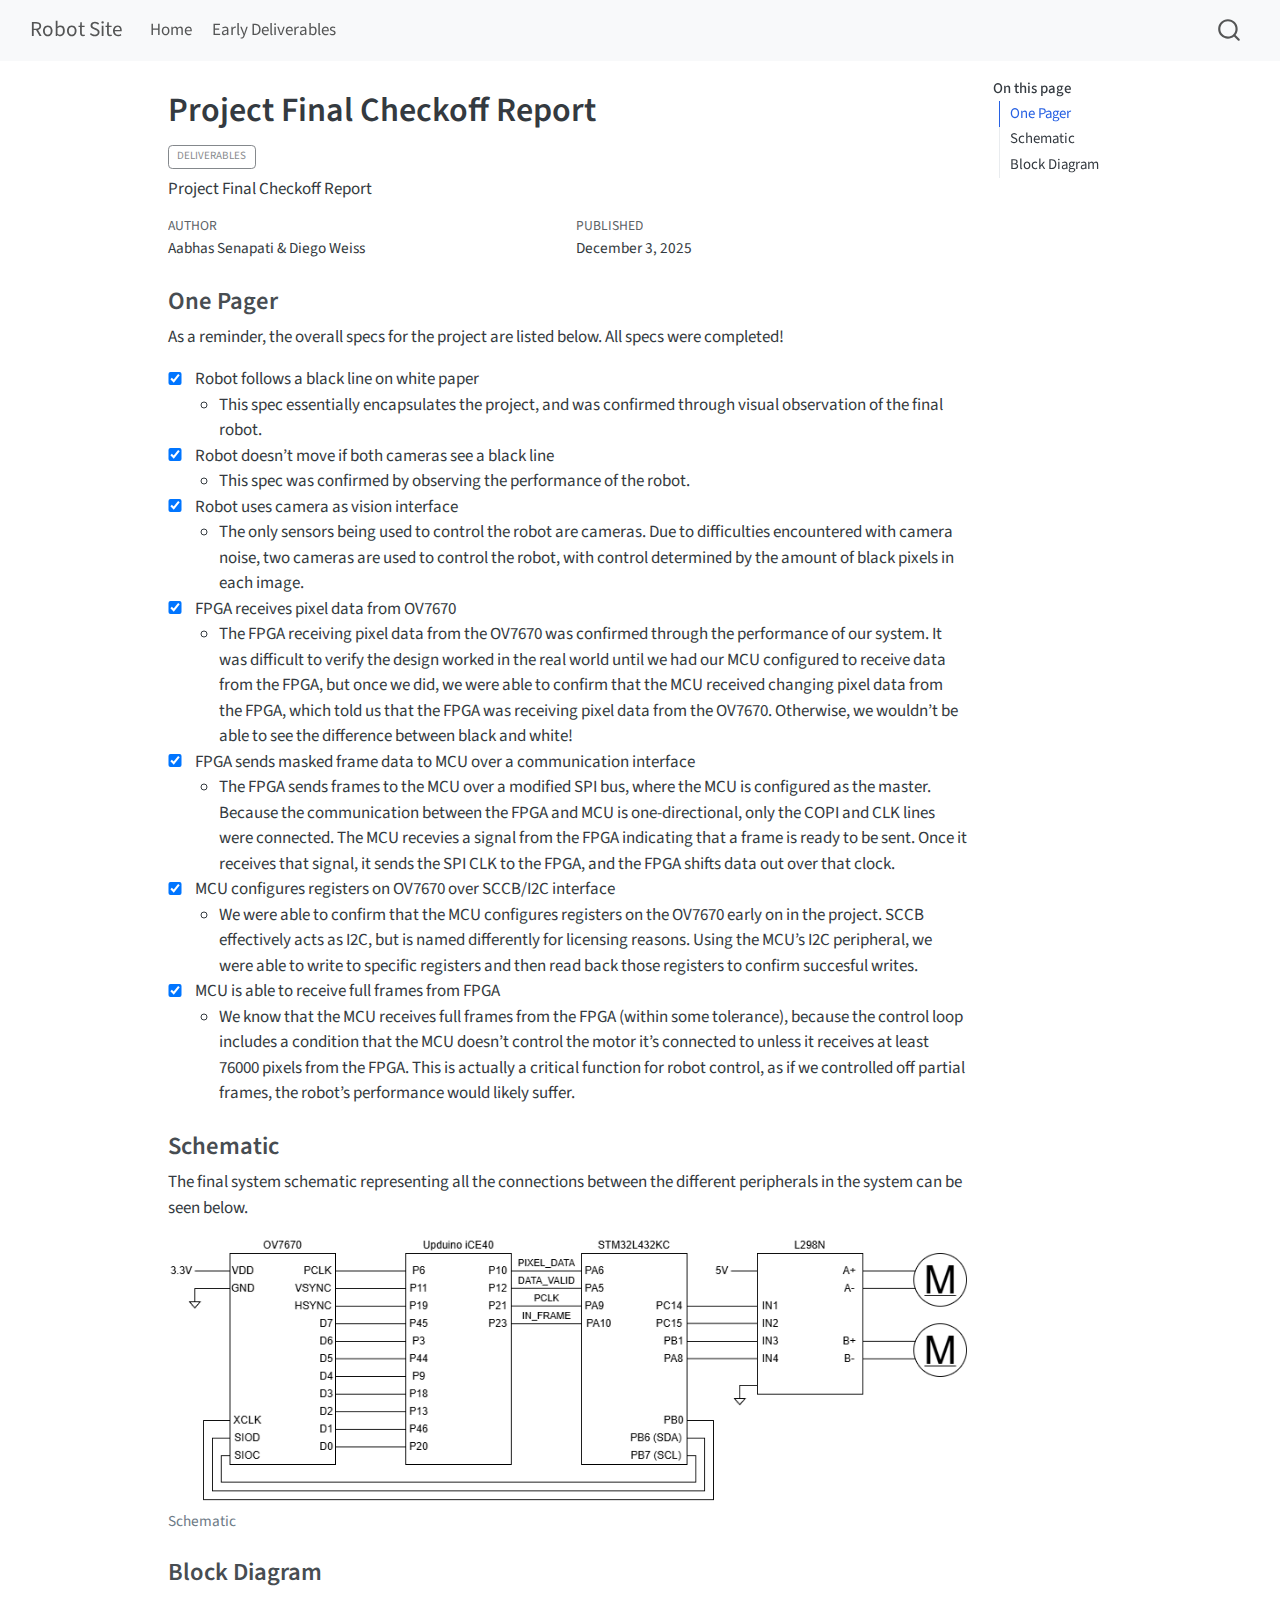
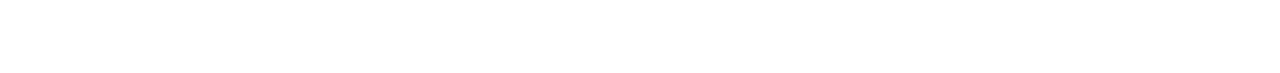
<file: deliverables/checkoff.html>
<!DOCTYPE html>
<html xmlns="http://www.w3.org/1999/xhtml" lang="en" xml:lang="en"><head>

<meta charset="utf-8">
<meta name="generator" content="quarto-1.7.33">

<meta name="viewport" content="width=device-width, initial-scale=1.0, user-scalable=yes">

<meta name="author" content="Aabhas Senapati &amp; Diego Weiss">
<meta name="dcterms.date" content="2025-12-03">
<meta name="description" content="Project Final Checkoff Report">

<title>Project Final Checkoff Report – Robot Site</title>
<style>
code{white-space: pre-wrap;}
span.smallcaps{font-variant: small-caps;}
div.columns{display: flex; gap: min(4vw, 1.5em);}
div.column{flex: auto; overflow-x: auto;}
div.hanging-indent{margin-left: 1.5em; text-indent: -1.5em;}
ul.task-list{list-style: none;}
ul.task-list li input[type="checkbox"] {
  width: 0.8em;
  margin: 0 0.8em 0.2em -1em; /* quarto-specific, see https://github.com/quarto-dev/quarto-cli/issues/4556 */ 
  vertical-align: middle;
}
</style>


<script src="../site_libs/quarto-nav/quarto-nav.js"></script>
<script src="../site_libs/quarto-nav/headroom.min.js"></script>
<script src="../site_libs/clipboard/clipboard.min.js"></script>
<script src="../site_libs/quarto-search/autocomplete.umd.js"></script>
<script src="../site_libs/quarto-search/fuse.min.js"></script>
<script src="../site_libs/quarto-search/quarto-search.js"></script>
<meta name="quarto:offset" content="../">
<script src="../site_libs/quarto-html/quarto.js" type="module"></script>
<script src="../site_libs/quarto-html/tabsets/tabsets.js" type="module"></script>
<script src="../site_libs/quarto-html/popper.min.js"></script>
<script src="../site_libs/quarto-html/tippy.umd.min.js"></script>
<script src="../site_libs/quarto-html/anchor.min.js"></script>
<link href="../site_libs/quarto-html/tippy.css" rel="stylesheet">
<link href="../site_libs/quarto-html/quarto-syntax-highlighting-ea385d0e468b0dd5ea5bf0780b1290d9.css" rel="stylesheet" id="quarto-text-highlighting-styles">
<script src="../site_libs/bootstrap/bootstrap.min.js"></script>
<link href="../site_libs/bootstrap/bootstrap-icons.css" rel="stylesheet">
<link href="../site_libs/bootstrap/bootstrap-dfb324f25d9b1687192fa8be62ac8f9c.min.css" rel="stylesheet" append-hash="true" id="quarto-bootstrap" data-mode="light">
<script id="quarto-search-options" type="application/json">{
  "location": "navbar",
  "copy-button": false,
  "collapse-after": 3,
  "panel-placement": "end",
  "type": "overlay",
  "limit": 50,
  "keyboard-shortcut": [
    "f",
    "/",
    "s"
  ],
  "show-item-context": false,
  "language": {
    "search-no-results-text": "No results",
    "search-matching-documents-text": "matching documents",
    "search-copy-link-title": "Copy link to search",
    "search-hide-matches-text": "Hide additional matches",
    "search-more-match-text": "more match in this document",
    "search-more-matches-text": "more matches in this document",
    "search-clear-button-title": "Clear",
    "search-text-placeholder": "",
    "search-detached-cancel-button-title": "Cancel",
    "search-submit-button-title": "Submit",
    "search-label": "Search"
  }
}</script>


<link rel="stylesheet" href="../styles.css">
</head>

<body class="nav-fixed quarto-light">

<div id="quarto-search-results"></div>
  <header id="quarto-header" class="headroom fixed-top">
    <nav class="navbar navbar-expand-lg " data-bs-theme="dark">
      <div class="navbar-container container-fluid">
      <div class="navbar-brand-container mx-auto">
    <a class="navbar-brand" href="../index.html">
    <span class="navbar-title">Robot Site</span>
    </a>
  </div>
            <div id="quarto-search" class="" title="Search"></div>
          <button class="navbar-toggler" type="button" data-bs-toggle="collapse" data-bs-target="#navbarCollapse" aria-controls="navbarCollapse" role="menu" aria-expanded="false" aria-label="Toggle navigation" onclick="if (window.quartoToggleHeadroom) { window.quartoToggleHeadroom(); }">
  <span class="navbar-toggler-icon"></span>
</button>
          <div class="collapse navbar-collapse" id="navbarCollapse">
            <ul class="navbar-nav navbar-nav-scroll me-auto">
  <li class="nav-item">
    <a class="nav-link" href="../index.html"> 
<span class="menu-text">Home</span></a>
  </li>  
  <li class="nav-item">
    <a class="nav-link" href="../deliverables.html"> 
<span class="menu-text">Early Deliverables</span></a>
  </li>  
</ul>
          </div> <!-- /navcollapse -->
            <div class="quarto-navbar-tools">
</div>
      </div> <!-- /container-fluid -->
    </nav>
</header>
<!-- content -->
<div id="quarto-content" class="quarto-container page-columns page-rows-contents page-layout-article page-navbar">
<!-- sidebar -->
<!-- margin-sidebar -->
    <div id="quarto-margin-sidebar" class="sidebar margin-sidebar">
        <nav id="TOC" role="doc-toc" class="toc-active">
    <h2 id="toc-title">On this page</h2>
   
  <ul>
  <li><a href="#one-pager" id="toc-one-pager" class="nav-link active" data-scroll-target="#one-pager">One Pager</a></li>
  <li><a href="#schematic" id="toc-schematic" class="nav-link" data-scroll-target="#schematic">Schematic</a></li>
  <li><a href="#block-diagram" id="toc-block-diagram" class="nav-link" data-scroll-target="#block-diagram">Block Diagram</a></li>
  </ul>
</nav>
    </div>
<!-- main -->
<main class="content" id="quarto-document-content">

<header id="title-block-header" class="quarto-title-block default">
<div class="quarto-title">
<h1 class="title">Project Final Checkoff Report</h1>
  <div class="quarto-categories">
    <div class="quarto-category">deliverables</div>
  </div>
  </div>

<div>
  <div class="description">
    Project Final Checkoff Report
  </div>
</div>


<div class="quarto-title-meta">

    <div>
    <div class="quarto-title-meta-heading">Author</div>
    <div class="quarto-title-meta-contents">
             <p>Aabhas Senapati &amp; Diego Weiss </p>
          </div>
  </div>
    
    <div>
    <div class="quarto-title-meta-heading">Published</div>
    <div class="quarto-title-meta-contents">
      <p class="date">December 3, 2025</p>
    </div>
  </div>
  
    
  </div>
  


</header>


<section id="one-pager" class="level3">
<h3 class="anchored" data-anchor-id="one-pager">One Pager</h3>
<p>As a reminder, the overall specs for the project are listed below. All specs were completed!</p>
<ul class="task-list">
<li><label><input type="checkbox" checked="">Robot follows a black line on white paper</label>
<ul>
<li>This spec essentially encapsulates the project, and was confirmed through visual observation of the final robot.</li>
</ul></li>
<li><label><input type="checkbox" checked="">Robot doesn’t move if both cameras see a black line</label>
<ul>
<li>This spec was confirmed by observing the performance of the robot.</li>
</ul></li>
<li><label><input type="checkbox" checked="">Robot uses camera as vision interface</label>
<ul>
<li>The only sensors being used to control the robot are cameras. Due to difficulties encountered with camera noise, two cameras are used to control the robot, with control determined by the amount of black pixels in each image.</li>
</ul></li>
<li><label><input type="checkbox" checked="">FPGA receives pixel data from OV7670</label>
<ul>
<li>The FPGA receiving pixel data from the OV7670 was confirmed through the performance of our system. It was difficult to verify the design worked in the real world until we had our MCU configured to receive data from the FPGA, but once we did, we were able to confirm that the MCU received changing pixel data from the FPGA, which told us that the FPGA was receiving pixel data from the OV7670. Otherwise, we wouldn’t be able to see the difference between black and white!</li>
</ul></li>
<li><label><input type="checkbox" checked="">FPGA sends masked frame data to MCU over a communication interface</label>
<ul>
<li>The FPGA sends frames to the MCU over a modified SPI bus, where the MCU is configured as the master. Because the communication between the FPGA and MCU is one-directional, only the COPI and CLK lines were connected. The MCU recevies a signal from the FPGA indicating that a frame is ready to be sent. Once it receives that signal, it sends the SPI CLK to the FPGA, and the FPGA shifts data out over that clock.</li>
</ul></li>
<li><label><input type="checkbox" checked="">MCU configures registers on OV7670 over SCCB/I2C interface</label>
<ul>
<li>We were able to confirm that the MCU configures registers on the OV7670 early on in the project. SCCB effectively acts as I2C, but is named differently for licensing reasons. Using the MCU’s I2C peripheral, we were able to write to specific registers and then read back those registers to confirm succesful writes.</li>
</ul></li>
<li><label><input type="checkbox" checked="">MCU is able to receive full frames from FPGA</label>
<ul>
<li>We know that the MCU receives full frames from the FPGA (within some tolerance), because the control loop includes a condition that the MCU doesn’t control the motor it’s connected to unless it receives at least 76000 pixels from the FPGA. This is actually a critical function for robot control, as if we controlled off partial frames, the robot’s performance would likely suffer.</li>
</ul></li>
</ul>
</section>
<section id="schematic" class="level3">
<h3 class="anchored" data-anchor-id="schematic">Schematic</h3>
<p>The final system schematic representing all the connections between the different peripherals in the system can be seen below.</p>
<div class="quarto-figure quarto-figure-center">
<figure class="figure">
<p><img src="..\images/midpoint/schematic.png" class="img-fluid figure-img"></p>
<figcaption>Schematic</figcaption>
</figure>
</div>
</section>
<section id="block-diagram" class="level3">
<h3 class="anchored" data-anchor-id="block-diagram">Block Diagram</h3>


</section>

</main> <!-- /main -->
<script id="quarto-html-after-body" type="application/javascript">
  window.document.addEventListener("DOMContentLoaded", function (event) {
    const icon = "";
    const anchorJS = new window.AnchorJS();
    anchorJS.options = {
      placement: 'right',
      icon: icon
    };
    anchorJS.add('.anchored');
    const isCodeAnnotation = (el) => {
      for (const clz of el.classList) {
        if (clz.startsWith('code-annotation-')) {                     
          return true;
        }
      }
      return false;
    }
    const onCopySuccess = function(e) {
      // button target
      const button = e.trigger;
      // don't keep focus
      button.blur();
      // flash "checked"
      button.classList.add('code-copy-button-checked');
      var currentTitle = button.getAttribute("title");
      button.setAttribute("title", "Copied!");
      let tooltip;
      if (window.bootstrap) {
        button.setAttribute("data-bs-toggle", "tooltip");
        button.setAttribute("data-bs-placement", "left");
        button.setAttribute("data-bs-title", "Copied!");
        tooltip = new bootstrap.Tooltip(button, 
          { trigger: "manual", 
            customClass: "code-copy-button-tooltip",
            offset: [0, -8]});
        tooltip.show();    
      }
      setTimeout(function() {
        if (tooltip) {
          tooltip.hide();
          button.removeAttribute("data-bs-title");
          button.removeAttribute("data-bs-toggle");
          button.removeAttribute("data-bs-placement");
        }
        button.setAttribute("title", currentTitle);
        button.classList.remove('code-copy-button-checked');
      }, 1000);
      // clear code selection
      e.clearSelection();
    }
    const getTextToCopy = function(trigger) {
        const codeEl = trigger.previousElementSibling.cloneNode(true);
        for (const childEl of codeEl.children) {
          if (isCodeAnnotation(childEl)) {
            childEl.remove();
          }
        }
        return codeEl.innerText;
    }
    const clipboard = new window.ClipboardJS('.code-copy-button:not([data-in-quarto-modal])', {
      text: getTextToCopy
    });
    clipboard.on('success', onCopySuccess);
    if (window.document.getElementById('quarto-embedded-source-code-modal')) {
      const clipboardModal = new window.ClipboardJS('.code-copy-button[data-in-quarto-modal]', {
        text: getTextToCopy,
        container: window.document.getElementById('quarto-embedded-source-code-modal')
      });
      clipboardModal.on('success', onCopySuccess);
    }
      var localhostRegex = new RegExp(/^(?:http|https):\/\/localhost\:?[0-9]*\//);
      var mailtoRegex = new RegExp(/^mailto:/);
        var filterRegex = new RegExp("https:\/\/diego2317\.github\.io\/E155-project-site\/");
      var isInternal = (href) => {
          return filterRegex.test(href) || localhostRegex.test(href) || mailtoRegex.test(href);
      }
      // Inspect non-navigation links and adorn them if external
     var links = window.document.querySelectorAll('a[href]:not(.nav-link):not(.navbar-brand):not(.toc-action):not(.sidebar-link):not(.sidebar-item-toggle):not(.pagination-link):not(.no-external):not([aria-hidden]):not(.dropdown-item):not(.quarto-navigation-tool):not(.about-link)');
      for (var i=0; i<links.length; i++) {
        const link = links[i];
        if (!isInternal(link.href)) {
          // undo the damage that might have been done by quarto-nav.js in the case of
          // links that we want to consider external
          if (link.dataset.originalHref !== undefined) {
            link.href = link.dataset.originalHref;
          }
        }
      }
    function tippyHover(el, contentFn, onTriggerFn, onUntriggerFn) {
      const config = {
        allowHTML: true,
        maxWidth: 500,
        delay: 100,
        arrow: false,
        appendTo: function(el) {
            return el.parentElement;
        },
        interactive: true,
        interactiveBorder: 10,
        theme: 'quarto',
        placement: 'bottom-start',
      };
      if (contentFn) {
        config.content = contentFn;
      }
      if (onTriggerFn) {
        config.onTrigger = onTriggerFn;
      }
      if (onUntriggerFn) {
        config.onUntrigger = onUntriggerFn;
      }
      window.tippy(el, config); 
    }
    const noterefs = window.document.querySelectorAll('a[role="doc-noteref"]');
    for (var i=0; i<noterefs.length; i++) {
      const ref = noterefs[i];
      tippyHover(ref, function() {
        // use id or data attribute instead here
        let href = ref.getAttribute('data-footnote-href') || ref.getAttribute('href');
        try { href = new URL(href).hash; } catch {}
        const id = href.replace(/^#\/?/, "");
        const note = window.document.getElementById(id);
        if (note) {
          return note.innerHTML;
        } else {
          return "";
        }
      });
    }
    const xrefs = window.document.querySelectorAll('a.quarto-xref');
    const processXRef = (id, note) => {
      // Strip column container classes
      const stripColumnClz = (el) => {
        el.classList.remove("page-full", "page-columns");
        if (el.children) {
          for (const child of el.children) {
            stripColumnClz(child);
          }
        }
      }
      stripColumnClz(note)
      if (id === null || id.startsWith('sec-')) {
        // Special case sections, only their first couple elements
        const container = document.createElement("div");
        if (note.children && note.children.length > 2) {
          container.appendChild(note.children[0].cloneNode(true));
          for (let i = 1; i < note.children.length; i++) {
            const child = note.children[i];
            if (child.tagName === "P" && child.innerText === "") {
              continue;
            } else {
              container.appendChild(child.cloneNode(true));
              break;
            }
          }
          if (window.Quarto?.typesetMath) {
            window.Quarto.typesetMath(container);
          }
          return container.innerHTML
        } else {
          if (window.Quarto?.typesetMath) {
            window.Quarto.typesetMath(note);
          }
          return note.innerHTML;
        }
      } else {
        // Remove any anchor links if they are present
        const anchorLink = note.querySelector('a.anchorjs-link');
        if (anchorLink) {
          anchorLink.remove();
        }
        if (window.Quarto?.typesetMath) {
          window.Quarto.typesetMath(note);
        }
        if (note.classList.contains("callout")) {
          return note.outerHTML;
        } else {
          return note.innerHTML;
        }
      }
    }
    for (var i=0; i<xrefs.length; i++) {
      const xref = xrefs[i];
      tippyHover(xref, undefined, function(instance) {
        instance.disable();
        let url = xref.getAttribute('href');
        let hash = undefined; 
        if (url.startsWith('#')) {
          hash = url;
        } else {
          try { hash = new URL(url).hash; } catch {}
        }
        if (hash) {
          const id = hash.replace(/^#\/?/, "");
          const note = window.document.getElementById(id);
          if (note !== null) {
            try {
              const html = processXRef(id, note.cloneNode(true));
              instance.setContent(html);
            } finally {
              instance.enable();
              instance.show();
            }
          } else {
            // See if we can fetch this
            fetch(url.split('#')[0])
            .then(res => res.text())
            .then(html => {
              const parser = new DOMParser();
              const htmlDoc = parser.parseFromString(html, "text/html");
              const note = htmlDoc.getElementById(id);
              if (note !== null) {
                const html = processXRef(id, note);
                instance.setContent(html);
              } 
            }).finally(() => {
              instance.enable();
              instance.show();
            });
          }
        } else {
          // See if we can fetch a full url (with no hash to target)
          // This is a special case and we should probably do some content thinning / targeting
          fetch(url)
          .then(res => res.text())
          .then(html => {
            const parser = new DOMParser();
            const htmlDoc = parser.parseFromString(html, "text/html");
            const note = htmlDoc.querySelector('main.content');
            if (note !== null) {
              // This should only happen for chapter cross references
              // (since there is no id in the URL)
              // remove the first header
              if (note.children.length > 0 && note.children[0].tagName === "HEADER") {
                note.children[0].remove();
              }
              const html = processXRef(null, note);
              instance.setContent(html);
            } 
          }).finally(() => {
            instance.enable();
            instance.show();
          });
        }
      }, function(instance) {
      });
    }
        let selectedAnnoteEl;
        const selectorForAnnotation = ( cell, annotation) => {
          let cellAttr = 'data-code-cell="' + cell + '"';
          let lineAttr = 'data-code-annotation="' +  annotation + '"';
          const selector = 'span[' + cellAttr + '][' + lineAttr + ']';
          return selector;
        }
        const selectCodeLines = (annoteEl) => {
          const doc = window.document;
          const targetCell = annoteEl.getAttribute("data-target-cell");
          const targetAnnotation = annoteEl.getAttribute("data-target-annotation");
          const annoteSpan = window.document.querySelector(selectorForAnnotation(targetCell, targetAnnotation));
          const lines = annoteSpan.getAttribute("data-code-lines").split(",");
          const lineIds = lines.map((line) => {
            return targetCell + "-" + line;
          })
          let top = null;
          let height = null;
          let parent = null;
          if (lineIds.length > 0) {
              //compute the position of the single el (top and bottom and make a div)
              const el = window.document.getElementById(lineIds[0]);
              top = el.offsetTop;
              height = el.offsetHeight;
              parent = el.parentElement.parentElement;
            if (lineIds.length > 1) {
              const lastEl = window.document.getElementById(lineIds[lineIds.length - 1]);
              const bottom = lastEl.offsetTop + lastEl.offsetHeight;
              height = bottom - top;
            }
            if (top !== null && height !== null && parent !== null) {
              // cook up a div (if necessary) and position it 
              let div = window.document.getElementById("code-annotation-line-highlight");
              if (div === null) {
                div = window.document.createElement("div");
                div.setAttribute("id", "code-annotation-line-highlight");
                div.style.position = 'absolute';
                parent.appendChild(div);
              }
              div.style.top = top - 2 + "px";
              div.style.height = height + 4 + "px";
              div.style.left = 0;
              let gutterDiv = window.document.getElementById("code-annotation-line-highlight-gutter");
              if (gutterDiv === null) {
                gutterDiv = window.document.createElement("div");
                gutterDiv.setAttribute("id", "code-annotation-line-highlight-gutter");
                gutterDiv.style.position = 'absolute';
                const codeCell = window.document.getElementById(targetCell);
                const gutter = codeCell.querySelector('.code-annotation-gutter');
                gutter.appendChild(gutterDiv);
              }
              gutterDiv.style.top = top - 2 + "px";
              gutterDiv.style.height = height + 4 + "px";
            }
            selectedAnnoteEl = annoteEl;
          }
        };
        const unselectCodeLines = () => {
          const elementsIds = ["code-annotation-line-highlight", "code-annotation-line-highlight-gutter"];
          elementsIds.forEach((elId) => {
            const div = window.document.getElementById(elId);
            if (div) {
              div.remove();
            }
          });
          selectedAnnoteEl = undefined;
        };
          // Handle positioning of the toggle
      window.addEventListener(
        "resize",
        throttle(() => {
          elRect = undefined;
          if (selectedAnnoteEl) {
            selectCodeLines(selectedAnnoteEl);
          }
        }, 10)
      );
      function throttle(fn, ms) {
      let throttle = false;
      let timer;
        return (...args) => {
          if(!throttle) { // first call gets through
              fn.apply(this, args);
              throttle = true;
          } else { // all the others get throttled
              if(timer) clearTimeout(timer); // cancel #2
              timer = setTimeout(() => {
                fn.apply(this, args);
                timer = throttle = false;
              }, ms);
          }
        };
      }
        // Attach click handler to the DT
        const annoteDls = window.document.querySelectorAll('dt[data-target-cell]');
        for (const annoteDlNode of annoteDls) {
          annoteDlNode.addEventListener('click', (event) => {
            const clickedEl = event.target;
            if (clickedEl !== selectedAnnoteEl) {
              unselectCodeLines();
              const activeEl = window.document.querySelector('dt[data-target-cell].code-annotation-active');
              if (activeEl) {
                activeEl.classList.remove('code-annotation-active');
              }
              selectCodeLines(clickedEl);
              clickedEl.classList.add('code-annotation-active');
            } else {
              // Unselect the line
              unselectCodeLines();
              clickedEl.classList.remove('code-annotation-active');
            }
          });
        }
    const findCites = (el) => {
      const parentEl = el.parentElement;
      if (parentEl) {
        const cites = parentEl.dataset.cites;
        if (cites) {
          return {
            el,
            cites: cites.split(' ')
          };
        } else {
          return findCites(el.parentElement)
        }
      } else {
        return undefined;
      }
    };
    var bibliorefs = window.document.querySelectorAll('a[role="doc-biblioref"]');
    for (var i=0; i<bibliorefs.length; i++) {
      const ref = bibliorefs[i];
      const citeInfo = findCites(ref);
      if (citeInfo) {
        tippyHover(citeInfo.el, function() {
          var popup = window.document.createElement('div');
          citeInfo.cites.forEach(function(cite) {
            var citeDiv = window.document.createElement('div');
            citeDiv.classList.add('hanging-indent');
            citeDiv.classList.add('csl-entry');
            var biblioDiv = window.document.getElementById('ref-' + cite);
            if (biblioDiv) {
              citeDiv.innerHTML = biblioDiv.innerHTML;
            }
            popup.appendChild(citeDiv);
          });
          return popup.innerHTML;
        });
      }
    }
  });
  </script>
</div> <!-- /content -->




</body></html>
</file>
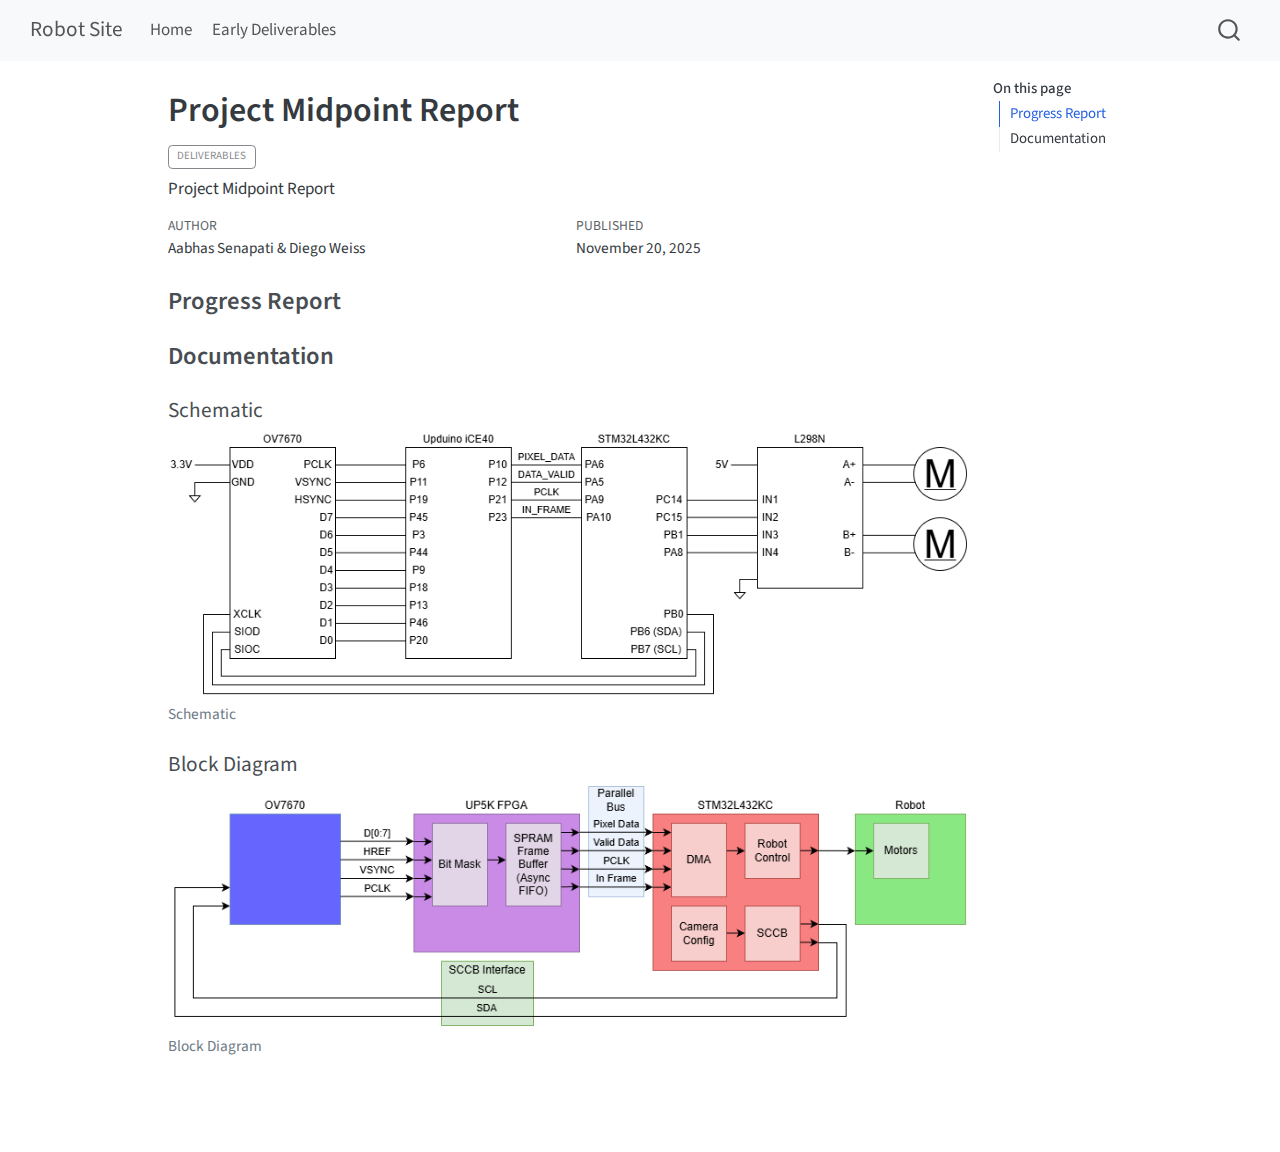
<file: deliverables/midpoint.html>
<!DOCTYPE html>
<html xmlns="http://www.w3.org/1999/xhtml" lang="en" xml:lang="en"><head>

<meta charset="utf-8">
<meta name="generator" content="quarto-1.7.33">

<meta name="viewport" content="width=device-width, initial-scale=1.0, user-scalable=yes">

<meta name="author" content="Aabhas Senapati &amp; Diego Weiss">
<meta name="dcterms.date" content="2025-11-20">
<meta name="description" content="Project Midpoint Report">

<title>Project Midpoint Report – Robot Site</title>
<style>
code{white-space: pre-wrap;}
span.smallcaps{font-variant: small-caps;}
div.columns{display: flex; gap: min(4vw, 1.5em);}
div.column{flex: auto; overflow-x: auto;}
div.hanging-indent{margin-left: 1.5em; text-indent: -1.5em;}
ul.task-list{list-style: none;}
ul.task-list li input[type="checkbox"] {
  width: 0.8em;
  margin: 0 0.8em 0.2em -1em; /* quarto-specific, see https://github.com/quarto-dev/quarto-cli/issues/4556 */ 
  vertical-align: middle;
}
</style>


<script src="../site_libs/quarto-nav/quarto-nav.js"></script>
<script src="../site_libs/quarto-nav/headroom.min.js"></script>
<script src="../site_libs/clipboard/clipboard.min.js"></script>
<script src="../site_libs/quarto-search/autocomplete.umd.js"></script>
<script src="../site_libs/quarto-search/fuse.min.js"></script>
<script src="../site_libs/quarto-search/quarto-search.js"></script>
<meta name="quarto:offset" content="../">
<script src="../site_libs/quarto-html/quarto.js" type="module"></script>
<script src="../site_libs/quarto-html/tabsets/tabsets.js" type="module"></script>
<script src="../site_libs/quarto-html/popper.min.js"></script>
<script src="../site_libs/quarto-html/tippy.umd.min.js"></script>
<script src="../site_libs/quarto-html/anchor.min.js"></script>
<link href="../site_libs/quarto-html/tippy.css" rel="stylesheet">
<link href="../site_libs/quarto-html/quarto-syntax-highlighting-ea385d0e468b0dd5ea5bf0780b1290d9.css" rel="stylesheet" id="quarto-text-highlighting-styles">
<script src="../site_libs/bootstrap/bootstrap.min.js"></script>
<link href="../site_libs/bootstrap/bootstrap-icons.css" rel="stylesheet">
<link href="../site_libs/bootstrap/bootstrap-dfb324f25d9b1687192fa8be62ac8f9c.min.css" rel="stylesheet" append-hash="true" id="quarto-bootstrap" data-mode="light">
<script id="quarto-search-options" type="application/json">{
  "location": "navbar",
  "copy-button": false,
  "collapse-after": 3,
  "panel-placement": "end",
  "type": "overlay",
  "limit": 50,
  "keyboard-shortcut": [
    "f",
    "/",
    "s"
  ],
  "show-item-context": false,
  "language": {
    "search-no-results-text": "No results",
    "search-matching-documents-text": "matching documents",
    "search-copy-link-title": "Copy link to search",
    "search-hide-matches-text": "Hide additional matches",
    "search-more-match-text": "more match in this document",
    "search-more-matches-text": "more matches in this document",
    "search-clear-button-title": "Clear",
    "search-text-placeholder": "",
    "search-detached-cancel-button-title": "Cancel",
    "search-submit-button-title": "Submit",
    "search-label": "Search"
  }
}</script>


<link rel="stylesheet" href="../styles.css">
</head>

<body class="nav-fixed quarto-light">

<div id="quarto-search-results"></div>
  <header id="quarto-header" class="headroom fixed-top">
    <nav class="navbar navbar-expand-lg " data-bs-theme="dark">
      <div class="navbar-container container-fluid">
      <div class="navbar-brand-container mx-auto">
    <a class="navbar-brand" href="../index.html">
    <span class="navbar-title">Robot Site</span>
    </a>
  </div>
            <div id="quarto-search" class="" title="Search"></div>
          <button class="navbar-toggler" type="button" data-bs-toggle="collapse" data-bs-target="#navbarCollapse" aria-controls="navbarCollapse" role="menu" aria-expanded="false" aria-label="Toggle navigation" onclick="if (window.quartoToggleHeadroom) { window.quartoToggleHeadroom(); }">
  <span class="navbar-toggler-icon"></span>
</button>
          <div class="collapse navbar-collapse" id="navbarCollapse">
            <ul class="navbar-nav navbar-nav-scroll me-auto">
  <li class="nav-item">
    <a class="nav-link" href="../index.html"> 
<span class="menu-text">Home</span></a>
  </li>  
  <li class="nav-item">
    <a class="nav-link" href="../deliverables.html"> 
<span class="menu-text">Early Deliverables</span></a>
  </li>  
</ul>
          </div> <!-- /navcollapse -->
            <div class="quarto-navbar-tools">
</div>
      </div> <!-- /container-fluid -->
    </nav>
</header>
<!-- content -->
<div id="quarto-content" class="quarto-container page-columns page-rows-contents page-layout-article page-navbar">
<!-- sidebar -->
<!-- margin-sidebar -->
    <div id="quarto-margin-sidebar" class="sidebar margin-sidebar">
        <nav id="TOC" role="doc-toc" class="toc-active">
    <h2 id="toc-title">On this page</h2>
   
  <ul>
  <li><a href="#progress-report" id="toc-progress-report" class="nav-link active" data-scroll-target="#progress-report">Progress Report</a></li>
  <li><a href="#documentation" id="toc-documentation" class="nav-link" data-scroll-target="#documentation">Documentation</a></li>
  </ul>
</nav>
    </div>
<!-- main -->
<main class="content" id="quarto-document-content">

<header id="title-block-header" class="quarto-title-block default">
<div class="quarto-title">
<h1 class="title">Project Midpoint Report</h1>
  <div class="quarto-categories">
    <div class="quarto-category">deliverables</div>
  </div>
  </div>

<div>
  <div class="description">
    Project Midpoint Report
  </div>
</div>


<div class="quarto-title-meta">

    <div>
    <div class="quarto-title-meta-heading">Author</div>
    <div class="quarto-title-meta-contents">
             <p>Aabhas Senapati &amp; Diego Weiss </p>
          </div>
  </div>
    
    <div>
    <div class="quarto-title-meta-heading">Published</div>
    <div class="quarto-title-meta-contents">
      <p class="date">November 20, 2025</p>
    </div>
  </div>
  
    
  </div>
  


</header>


<section id="progress-report" class="level3">
<h3 class="anchored" data-anchor-id="progress-report">Progress Report</h3>
</section>
<section id="documentation" class="level3">
<h3 class="anchored" data-anchor-id="documentation">Documentation</h3>
<section id="schematic" class="level4">
<h4 class="anchored" data-anchor-id="schematic">Schematic</h4>
<div class="quarto-figure quarto-figure-center">
<figure class="figure">
<p><img src="..\images/midpoint/schematic.png" class="img-fluid figure-img"></p>
<figcaption>Schematic</figcaption>
</figure>
</div>
</section>
<section id="block-diagram" class="level4">
<h4 class="anchored" data-anchor-id="block-diagram">Block Diagram</h4>
<div class="quarto-figure quarto-figure-center">
<figure class="figure">
<p><img src="..\images/midpoint/block_diagram.png" class="img-fluid figure-img"></p>
<figcaption>Block Diagram</figcaption>
</figure>
</div>


</section>
</section>

</main> <!-- /main -->
<script id="quarto-html-after-body" type="application/javascript">
  window.document.addEventListener("DOMContentLoaded", function (event) {
    const icon = "";
    const anchorJS = new window.AnchorJS();
    anchorJS.options = {
      placement: 'right',
      icon: icon
    };
    anchorJS.add('.anchored');
    const isCodeAnnotation = (el) => {
      for (const clz of el.classList) {
        if (clz.startsWith('code-annotation-')) {                     
          return true;
        }
      }
      return false;
    }
    const onCopySuccess = function(e) {
      // button target
      const button = e.trigger;
      // don't keep focus
      button.blur();
      // flash "checked"
      button.classList.add('code-copy-button-checked');
      var currentTitle = button.getAttribute("title");
      button.setAttribute("title", "Copied!");
      let tooltip;
      if (window.bootstrap) {
        button.setAttribute("data-bs-toggle", "tooltip");
        button.setAttribute("data-bs-placement", "left");
        button.setAttribute("data-bs-title", "Copied!");
        tooltip = new bootstrap.Tooltip(button, 
          { trigger: "manual", 
            customClass: "code-copy-button-tooltip",
            offset: [0, -8]});
        tooltip.show();    
      }
      setTimeout(function() {
        if (tooltip) {
          tooltip.hide();
          button.removeAttribute("data-bs-title");
          button.removeAttribute("data-bs-toggle");
          button.removeAttribute("data-bs-placement");
        }
        button.setAttribute("title", currentTitle);
        button.classList.remove('code-copy-button-checked');
      }, 1000);
      // clear code selection
      e.clearSelection();
    }
    const getTextToCopy = function(trigger) {
        const codeEl = trigger.previousElementSibling.cloneNode(true);
        for (const childEl of codeEl.children) {
          if (isCodeAnnotation(childEl)) {
            childEl.remove();
          }
        }
        return codeEl.innerText;
    }
    const clipboard = new window.ClipboardJS('.code-copy-button:not([data-in-quarto-modal])', {
      text: getTextToCopy
    });
    clipboard.on('success', onCopySuccess);
    if (window.document.getElementById('quarto-embedded-source-code-modal')) {
      const clipboardModal = new window.ClipboardJS('.code-copy-button[data-in-quarto-modal]', {
        text: getTextToCopy,
        container: window.document.getElementById('quarto-embedded-source-code-modal')
      });
      clipboardModal.on('success', onCopySuccess);
    }
      var localhostRegex = new RegExp(/^(?:http|https):\/\/localhost\:?[0-9]*\//);
      var mailtoRegex = new RegExp(/^mailto:/);
        var filterRegex = new RegExp("https:\/\/diego2317\.github\.io\/E155-project-site\/");
      var isInternal = (href) => {
          return filterRegex.test(href) || localhostRegex.test(href) || mailtoRegex.test(href);
      }
      // Inspect non-navigation links and adorn them if external
     var links = window.document.querySelectorAll('a[href]:not(.nav-link):not(.navbar-brand):not(.toc-action):not(.sidebar-link):not(.sidebar-item-toggle):not(.pagination-link):not(.no-external):not([aria-hidden]):not(.dropdown-item):not(.quarto-navigation-tool):not(.about-link)');
      for (var i=0; i<links.length; i++) {
        const link = links[i];
        if (!isInternal(link.href)) {
          // undo the damage that might have been done by quarto-nav.js in the case of
          // links that we want to consider external
          if (link.dataset.originalHref !== undefined) {
            link.href = link.dataset.originalHref;
          }
        }
      }
    function tippyHover(el, contentFn, onTriggerFn, onUntriggerFn) {
      const config = {
        allowHTML: true,
        maxWidth: 500,
        delay: 100,
        arrow: false,
        appendTo: function(el) {
            return el.parentElement;
        },
        interactive: true,
        interactiveBorder: 10,
        theme: 'quarto',
        placement: 'bottom-start',
      };
      if (contentFn) {
        config.content = contentFn;
      }
      if (onTriggerFn) {
        config.onTrigger = onTriggerFn;
      }
      if (onUntriggerFn) {
        config.onUntrigger = onUntriggerFn;
      }
      window.tippy(el, config); 
    }
    const noterefs = window.document.querySelectorAll('a[role="doc-noteref"]');
    for (var i=0; i<noterefs.length; i++) {
      const ref = noterefs[i];
      tippyHover(ref, function() {
        // use id or data attribute instead here
        let href = ref.getAttribute('data-footnote-href') || ref.getAttribute('href');
        try { href = new URL(href).hash; } catch {}
        const id = href.replace(/^#\/?/, "");
        const note = window.document.getElementById(id);
        if (note) {
          return note.innerHTML;
        } else {
          return "";
        }
      });
    }
    const xrefs = window.document.querySelectorAll('a.quarto-xref');
    const processXRef = (id, note) => {
      // Strip column container classes
      const stripColumnClz = (el) => {
        el.classList.remove("page-full", "page-columns");
        if (el.children) {
          for (const child of el.children) {
            stripColumnClz(child);
          }
        }
      }
      stripColumnClz(note)
      if (id === null || id.startsWith('sec-')) {
        // Special case sections, only their first couple elements
        const container = document.createElement("div");
        if (note.children && note.children.length > 2) {
          container.appendChild(note.children[0].cloneNode(true));
          for (let i = 1; i < note.children.length; i++) {
            const child = note.children[i];
            if (child.tagName === "P" && child.innerText === "") {
              continue;
            } else {
              container.appendChild(child.cloneNode(true));
              break;
            }
          }
          if (window.Quarto?.typesetMath) {
            window.Quarto.typesetMath(container);
          }
          return container.innerHTML
        } else {
          if (window.Quarto?.typesetMath) {
            window.Quarto.typesetMath(note);
          }
          return note.innerHTML;
        }
      } else {
        // Remove any anchor links if they are present
        const anchorLink = note.querySelector('a.anchorjs-link');
        if (anchorLink) {
          anchorLink.remove();
        }
        if (window.Quarto?.typesetMath) {
          window.Quarto.typesetMath(note);
        }
        if (note.classList.contains("callout")) {
          return note.outerHTML;
        } else {
          return note.innerHTML;
        }
      }
    }
    for (var i=0; i<xrefs.length; i++) {
      const xref = xrefs[i];
      tippyHover(xref, undefined, function(instance) {
        instance.disable();
        let url = xref.getAttribute('href');
        let hash = undefined; 
        if (url.startsWith('#')) {
          hash = url;
        } else {
          try { hash = new URL(url).hash; } catch {}
        }
        if (hash) {
          const id = hash.replace(/^#\/?/, "");
          const note = window.document.getElementById(id);
          if (note !== null) {
            try {
              const html = processXRef(id, note.cloneNode(true));
              instance.setContent(html);
            } finally {
              instance.enable();
              instance.show();
            }
          } else {
            // See if we can fetch this
            fetch(url.split('#')[0])
            .then(res => res.text())
            .then(html => {
              const parser = new DOMParser();
              const htmlDoc = parser.parseFromString(html, "text/html");
              const note = htmlDoc.getElementById(id);
              if (note !== null) {
                const html = processXRef(id, note);
                instance.setContent(html);
              } 
            }).finally(() => {
              instance.enable();
              instance.show();
            });
          }
        } else {
          // See if we can fetch a full url (with no hash to target)
          // This is a special case and we should probably do some content thinning / targeting
          fetch(url)
          .then(res => res.text())
          .then(html => {
            const parser = new DOMParser();
            const htmlDoc = parser.parseFromString(html, "text/html");
            const note = htmlDoc.querySelector('main.content');
            if (note !== null) {
              // This should only happen for chapter cross references
              // (since there is no id in the URL)
              // remove the first header
              if (note.children.length > 0 && note.children[0].tagName === "HEADER") {
                note.children[0].remove();
              }
              const html = processXRef(null, note);
              instance.setContent(html);
            } 
          }).finally(() => {
            instance.enable();
            instance.show();
          });
        }
      }, function(instance) {
      });
    }
        let selectedAnnoteEl;
        const selectorForAnnotation = ( cell, annotation) => {
          let cellAttr = 'data-code-cell="' + cell + '"';
          let lineAttr = 'data-code-annotation="' +  annotation + '"';
          const selector = 'span[' + cellAttr + '][' + lineAttr + ']';
          return selector;
        }
        const selectCodeLines = (annoteEl) => {
          const doc = window.document;
          const targetCell = annoteEl.getAttribute("data-target-cell");
          const targetAnnotation = annoteEl.getAttribute("data-target-annotation");
          const annoteSpan = window.document.querySelector(selectorForAnnotation(targetCell, targetAnnotation));
          const lines = annoteSpan.getAttribute("data-code-lines").split(",");
          const lineIds = lines.map((line) => {
            return targetCell + "-" + line;
          })
          let top = null;
          let height = null;
          let parent = null;
          if (lineIds.length > 0) {
              //compute the position of the single el (top and bottom and make a div)
              const el = window.document.getElementById(lineIds[0]);
              top = el.offsetTop;
              height = el.offsetHeight;
              parent = el.parentElement.parentElement;
            if (lineIds.length > 1) {
              const lastEl = window.document.getElementById(lineIds[lineIds.length - 1]);
              const bottom = lastEl.offsetTop + lastEl.offsetHeight;
              height = bottom - top;
            }
            if (top !== null && height !== null && parent !== null) {
              // cook up a div (if necessary) and position it 
              let div = window.document.getElementById("code-annotation-line-highlight");
              if (div === null) {
                div = window.document.createElement("div");
                div.setAttribute("id", "code-annotation-line-highlight");
                div.style.position = 'absolute';
                parent.appendChild(div);
              }
              div.style.top = top - 2 + "px";
              div.style.height = height + 4 + "px";
              div.style.left = 0;
              let gutterDiv = window.document.getElementById("code-annotation-line-highlight-gutter");
              if (gutterDiv === null) {
                gutterDiv = window.document.createElement("div");
                gutterDiv.setAttribute("id", "code-annotation-line-highlight-gutter");
                gutterDiv.style.position = 'absolute';
                const codeCell = window.document.getElementById(targetCell);
                const gutter = codeCell.querySelector('.code-annotation-gutter');
                gutter.appendChild(gutterDiv);
              }
              gutterDiv.style.top = top - 2 + "px";
              gutterDiv.style.height = height + 4 + "px";
            }
            selectedAnnoteEl = annoteEl;
          }
        };
        const unselectCodeLines = () => {
          const elementsIds = ["code-annotation-line-highlight", "code-annotation-line-highlight-gutter"];
          elementsIds.forEach((elId) => {
            const div = window.document.getElementById(elId);
            if (div) {
              div.remove();
            }
          });
          selectedAnnoteEl = undefined;
        };
          // Handle positioning of the toggle
      window.addEventListener(
        "resize",
        throttle(() => {
          elRect = undefined;
          if (selectedAnnoteEl) {
            selectCodeLines(selectedAnnoteEl);
          }
        }, 10)
      );
      function throttle(fn, ms) {
      let throttle = false;
      let timer;
        return (...args) => {
          if(!throttle) { // first call gets through
              fn.apply(this, args);
              throttle = true;
          } else { // all the others get throttled
              if(timer) clearTimeout(timer); // cancel #2
              timer = setTimeout(() => {
                fn.apply(this, args);
                timer = throttle = false;
              }, ms);
          }
        };
      }
        // Attach click handler to the DT
        const annoteDls = window.document.querySelectorAll('dt[data-target-cell]');
        for (const annoteDlNode of annoteDls) {
          annoteDlNode.addEventListener('click', (event) => {
            const clickedEl = event.target;
            if (clickedEl !== selectedAnnoteEl) {
              unselectCodeLines();
              const activeEl = window.document.querySelector('dt[data-target-cell].code-annotation-active');
              if (activeEl) {
                activeEl.classList.remove('code-annotation-active');
              }
              selectCodeLines(clickedEl);
              clickedEl.classList.add('code-annotation-active');
            } else {
              // Unselect the line
              unselectCodeLines();
              clickedEl.classList.remove('code-annotation-active');
            }
          });
        }
    const findCites = (el) => {
      const parentEl = el.parentElement;
      if (parentEl) {
        const cites = parentEl.dataset.cites;
        if (cites) {
          return {
            el,
            cites: cites.split(' ')
          };
        } else {
          return findCites(el.parentElement)
        }
      } else {
        return undefined;
      }
    };
    var bibliorefs = window.document.querySelectorAll('a[role="doc-biblioref"]');
    for (var i=0; i<bibliorefs.length; i++) {
      const ref = bibliorefs[i];
      const citeInfo = findCites(ref);
      if (citeInfo) {
        tippyHover(citeInfo.el, function() {
          var popup = window.document.createElement('div');
          citeInfo.cites.forEach(function(cite) {
            var citeDiv = window.document.createElement('div');
            citeDiv.classList.add('hanging-indent');
            citeDiv.classList.add('csl-entry');
            var biblioDiv = window.document.getElementById('ref-' + cite);
            if (biblioDiv) {
              citeDiv.innerHTML = biblioDiv.innerHTML;
            }
            popup.appendChild(citeDiv);
          });
          return popup.innerHTML;
        });
      }
    }
  });
  </script>
</div> <!-- /content -->




</body></html>
</file>
<file: site_libs/quarto-html/tippy.css>
.tippy-box[data-animation=fade][data-state=hidden]{opacity:0}[data-tippy-root]{max-width:calc(100vw - 10px)}.tippy-box{position:relative;background-color:#333;color:#fff;border-radius:4px;font-size:14px;line-height:1.4;white-space:normal;outline:0;transition-property:transform,visibility,opacity}.tippy-box[data-placement^=top]>.tippy-arrow{bottom:0}.tippy-box[data-placement^=top]>.tippy-arrow:before{bottom:-7px;left:0;border-width:8px 8px 0;border-top-color:initial;transform-origin:center top}.tippy-box[data-placement^=bottom]>.tippy-arrow{top:0}.tippy-box[data-placement^=bottom]>.tippy-arrow:before{top:-7px;left:0;border-width:0 8px 8px;border-bottom-color:initial;transform-origin:center bottom}.tippy-box[data-placement^=left]>.tippy-arrow{right:0}.tippy-box[data-placement^=left]>.tippy-arrow:before{border-width:8px 0 8px 8px;border-left-color:initial;right:-7px;transform-origin:center left}.tippy-box[data-placement^=right]>.tippy-arrow{left:0}.tippy-box[data-placement^=right]>.tippy-arrow:before{left:-7px;border-width:8px 8px 8px 0;border-right-color:initial;transform-origin:center right}.tippy-box[data-inertia][data-state=visible]{transition-timing-function:cubic-bezier(.54,1.5,.38,1.11)}.tippy-arrow{width:16px;height:16px;color:#333}.tippy-arrow:before{content:"";position:absolute;border-color:transparent;border-style:solid}.tippy-content{position:relative;padding:5px 9px;z-index:1}
</file>
<file: site_libs/quarto-html/quarto-syntax-highlighting-ea1d7ac60288e0f1efdbc993fd8432ae.css>
/* quarto syntax highlight colors */
:root {
  --quarto-hl-ot-color: #003B4F;
  --quarto-hl-at-color: #657422;
  --quarto-hl-ss-color: #20794D;
  --quarto-hl-an-color: #5E5E5E;
  --quarto-hl-fu-color: #4758AB;
  --quarto-hl-st-color: #20794D;
  --quarto-hl-cf-color: #003B4F;
  --quarto-hl-op-color: #5E5E5E;
  --quarto-hl-er-color: #AD0000;
  --quarto-hl-bn-color: #AD0000;
  --quarto-hl-al-color: #AD0000;
  --quarto-hl-va-color: #111111;
  --quarto-hl-bu-color: inherit;
  --quarto-hl-ex-color: inherit;
  --quarto-hl-pp-color: #AD0000;
  --quarto-hl-in-color: #5E5E5E;
  --quarto-hl-vs-color: #20794D;
  --quarto-hl-wa-color: #5E5E5E;
  --quarto-hl-do-color: #5E5E5E;
  --quarto-hl-im-color: #00769E;
  --quarto-hl-ch-color: #20794D;
  --quarto-hl-dt-color: #AD0000;
  --quarto-hl-fl-color: #AD0000;
  --quarto-hl-co-color: #5E5E5E;
  --quarto-hl-cv-color: #5E5E5E;
  --quarto-hl-cn-color: #8f5902;
  --quarto-hl-sc-color: #5E5E5E;
  --quarto-hl-dv-color: #AD0000;
  --quarto-hl-kw-color: #003B4F;
}

/* other quarto variables */
:root {
  --quarto-font-monospace: SFMono-Regular, Menlo, Monaco, Consolas, "Liberation Mono", "Courier New", monospace;
}

/* syntax highlight based on Pandoc's rules */
pre > code.sourceCode > span {
  color: #003B4F;
}

code.sourceCode > span {
  color: #003B4F;
}

div.sourceCode,
div.sourceCode pre.sourceCode {
  color: #003B4F;
}

/* Normal */
code span {
  color: #003B4F;
}

/* Alert */
code span.al {
  color: #AD0000;
  font-style: inherit;
}

/* Annotation */
code span.an {
  color: #5E5E5E;
  font-style: inherit;
}

/* Attribute */
code span.at {
  color: #657422;
  font-style: inherit;
}

/* BaseN */
code span.bn {
  color: #AD0000;
  font-style: inherit;
}

/* BuiltIn */
code span.bu {
  font-style: inherit;
}

/* ControlFlow */
code span.cf {
  color: #003B4F;
  font-weight: bold;
  font-style: inherit;
}

/* Char */
code span.ch {
  color: #20794D;
  font-style: inherit;
}

/* Constant */
code span.cn {
  color: #8f5902;
  font-style: inherit;
}

/* Comment */
code span.co {
  color: #5E5E5E;
  font-style: inherit;
}

/* CommentVar */
code span.cv {
  color: #5E5E5E;
  font-style: italic;
}

/* Documentation */
code span.do {
  color: #5E5E5E;
  font-style: italic;
}

/* DataType */
code span.dt {
  color: #AD0000;
  font-style: inherit;
}

/* DecVal */
code span.dv {
  color: #AD0000;
  font-style: inherit;
}

/* Error */
code span.er {
  color: #AD0000;
  font-style: inherit;
}

/* Extension */
code span.ex {
  font-style: inherit;
}

/* Float */
code span.fl {
  color: #AD0000;
  font-style: inherit;
}

/* Function */
code span.fu {
  color: #4758AB;
  font-style: inherit;
}

/* Import */
code span.im {
  color: #00769E;
  font-style: inherit;
}

/* Information */
code span.in {
  color: #5E5E5E;
  font-style: inherit;
}

/* Keyword */
code span.kw {
  color: #003B4F;
  font-weight: bold;
  font-style: inherit;
}

/* Operator */
code span.op {
  color: #5E5E5E;
  font-style: inherit;
}

/* Other */
code span.ot {
  color: #003B4F;
  font-style: inherit;
}

/* Preprocessor */
code span.pp {
  color: #AD0000;
  font-style: inherit;
}

/* SpecialChar */
code span.sc {
  color: #5E5E5E;
  font-style: inherit;
}

/* SpecialString */
code span.ss {
  color: #20794D;
  font-style: inherit;
}

/* String */
code span.st {
  color: #20794D;
  font-style: inherit;
}

/* Variable */
code span.va {
  color: #111111;
  font-style: inherit;
}

/* VerbatimString */
code span.vs {
  color: #20794D;
  font-style: inherit;
}

/* Warning */
code span.wa {
  color: #5E5E5E;
  font-style: italic;
}

.prevent-inlining {
  content: "</";
}

/*# sourceMappingURL=b62790d59e0148a6242f4ae5ea631d89.css.map */
</file>
<file: styles.css>
/* css styles */
</file>
<file: site_libs/quarto-html/quarto-syntax-highlighting-ea385d0e468b0dd5ea5bf0780b1290d9.css>
/* quarto syntax highlight colors */
:root {
  --quarto-hl-ot-color: #003B4F;
  --quarto-hl-at-color: #657422;
  --quarto-hl-ss-color: #20794D;
  --quarto-hl-an-color: #5E5E5E;
  --quarto-hl-fu-color: #4758AB;
  --quarto-hl-st-color: #20794D;
  --quarto-hl-cf-color: #003B4F;
  --quarto-hl-op-color: #5E5E5E;
  --quarto-hl-er-color: #AD0000;
  --quarto-hl-bn-color: #AD0000;
  --quarto-hl-al-color: #AD0000;
  --quarto-hl-va-color: #111111;
  --quarto-hl-bu-color: inherit;
  --quarto-hl-ex-color: inherit;
  --quarto-hl-pp-color: #AD0000;
  --quarto-hl-in-color: #5E5E5E;
  --quarto-hl-vs-color: #20794D;
  --quarto-hl-wa-color: #5E5E5E;
  --quarto-hl-do-color: #5E5E5E;
  --quarto-hl-im-color: #00769E;
  --quarto-hl-ch-color: #20794D;
  --quarto-hl-dt-color: #AD0000;
  --quarto-hl-fl-color: #AD0000;
  --quarto-hl-co-color: #5E5E5E;
  --quarto-hl-cv-color: #5E5E5E;
  --quarto-hl-cn-color: #8f5902;
  --quarto-hl-sc-color: #5E5E5E;
  --quarto-hl-dv-color: #AD0000;
  --quarto-hl-kw-color: #003B4F;
}

/* other quarto variables */
:root {
  --quarto-font-monospace: SFMono-Regular, Menlo, Monaco, Consolas, "Liberation Mono", "Courier New", monospace;
}

/* syntax highlight based on Pandoc's rules */
pre > code.sourceCode > span {
  color: #003B4F;
}

code.sourceCode > span {
  color: #003B4F;
}

div.sourceCode,
div.sourceCode pre.sourceCode {
  color: #003B4F;
}

/* Normal */
code span {
  color: #003B4F;
}

/* Alert */
code span.al {
  color: #AD0000;
  font-style: inherit;
}

/* Annotation */
code span.an {
  color: #5E5E5E;
  font-style: inherit;
}

/* Attribute */
code span.at {
  color: #657422;
  font-style: inherit;
}

/* BaseN */
code span.bn {
  color: #AD0000;
  font-style: inherit;
}

/* BuiltIn */
code span.bu {
  font-style: inherit;
}

/* ControlFlow */
code span.cf {
  color: #003B4F;
  font-weight: bold;
  font-style: inherit;
}

/* Char */
code span.ch {
  color: #20794D;
  font-style: inherit;
}

/* Constant */
code span.cn {
  color: #8f5902;
  font-style: inherit;
}

/* Comment */
code span.co {
  color: #5E5E5E;
  font-style: inherit;
}

/* CommentVar */
code span.cv {
  color: #5E5E5E;
  font-style: italic;
}

/* Documentation */
code span.do {
  color: #5E5E5E;
  font-style: italic;
}

/* DataType */
code span.dt {
  color: #AD0000;
  font-style: inherit;
}

/* DecVal */
code span.dv {
  color: #AD0000;
  font-style: inherit;
}

/* Error */
code span.er {
  color: #AD0000;
  font-style: inherit;
}

/* Extension */
code span.ex {
  font-style: inherit;
}

/* Float */
code span.fl {
  color: #AD0000;
  font-style: inherit;
}

/* Function */
code span.fu {
  color: #4758AB;
  font-style: inherit;
}

/* Import */
code span.im {
  color: #00769E;
  font-style: inherit;
}

/* Information */
code span.in {
  color: #5E5E5E;
  font-style: inherit;
}

/* Keyword */
code span.kw {
  color: #003B4F;
  font-weight: bold;
  font-style: inherit;
}

/* Operator */
code span.op {
  color: #5E5E5E;
  font-style: inherit;
}

/* Other */
code span.ot {
  color: #003B4F;
  font-style: inherit;
}

/* Preprocessor */
code span.pp {
  color: #AD0000;
  font-style: inherit;
}

/* SpecialChar */
code span.sc {
  color: #5E5E5E;
  font-style: inherit;
}

/* SpecialString */
code span.ss {
  color: #20794D;
  font-style: inherit;
}

/* String */
code span.st {
  color: #20794D;
  font-style: inherit;
}

/* Variable */
code span.va {
  color: #111111;
  font-style: inherit;
}

/* VerbatimString */
code span.vs {
  color: #20794D;
  font-style: inherit;
}

/* Warning */
code span.wa {
  color: #5E5E5E;
  font-style: italic;
}

.prevent-inlining {
  content: "</";
}

/*# sourceMappingURL=538754cbb4183396a2435bcb80637e05.css.map */
</file>
